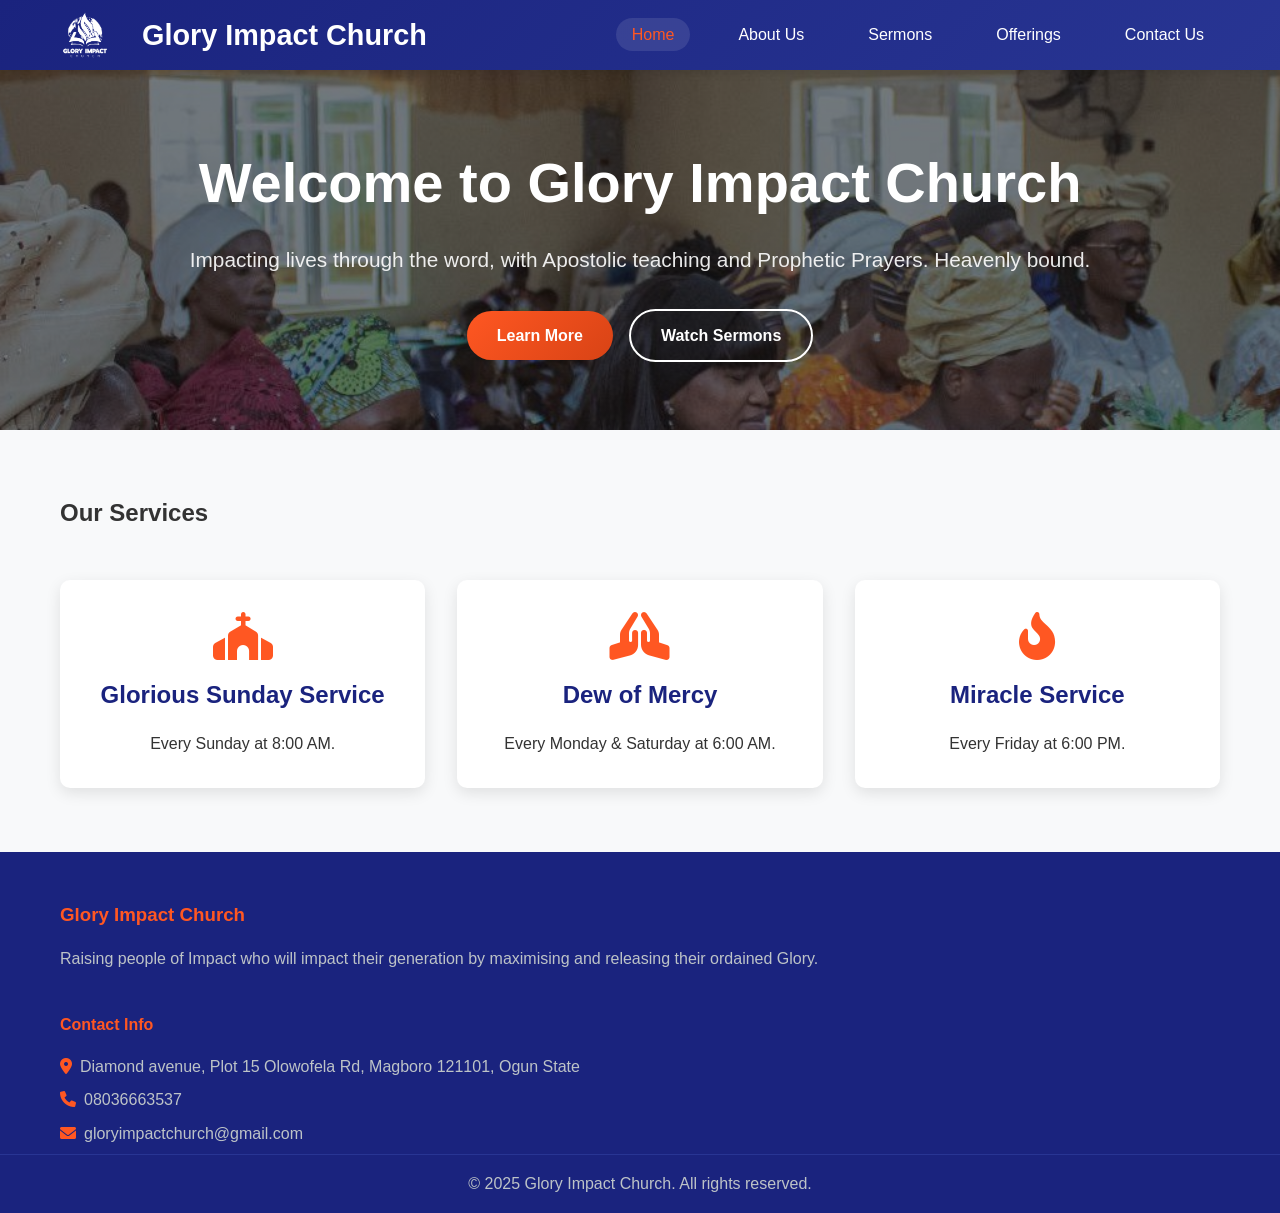
<file: index.html>
<!DOCTYPE html>
<html lang="en">
<head>
    <meta charset="UTF-8">
    <meta name="viewport" content="width=device-width, initial-scale=1.0">
    <title>Glory Impact Church</title>
    <link rel="stylesheet" href="styles.css">
    <link href="https://cdnjs.cloudflare.com/ajax/libs/font-awesome/6.0.0/css/all.min.css" rel="stylesheet">
    <link rel="icon" type="image/png" href="Glory Impact-01.png">
</head>
<body>
    <header>
        <nav class="navbar">
            <div class="nav-container">
                <div class="logo">
                    <img src="Glory Impact-01.png" alt="Glory Impact Church Logo" class="logo-img">
                    <h2>Glory Impact Church</h2>
                </div>
                <ul class="nav-menu">
                    <li class="nav-item">
                        <a href="index.html" class="nav-link active">Home</a>
                    </li>
                    <li class="nav-item">
                        <a href="about.html" class="nav-link">About Us</a>
                    </li>
                    <li class="nav-item">
                        <a href="sermons.html" class="nav-link">Sermons</a>
                    </li>
                    <li class="nav-item">
                        <a href="offerings.html" class="nav-link">Offerings</a>
                    </li>
                    <li class="nav-item">
                        <a href="contact.html" class="nav-link">Contact Us</a>
                    </li>
                </ul>
                <div class="hamburger">
                    <span class="bar"></span>
                    <span class="bar"></span>
                    <span class="bar"></span>
                </div>
            </div>
        </nav>
    </header>

    <main>
        <!-- Hero Section -->
        <section class="hero">
            <div class="hero-content">
                <h1>Welcome to Glory Impact Church</h1>
                <p>Impacting lives through the word, with Apostolic teaching and Prophetic Prayers. Heavenly bound.</p>
                <div class="hero-buttons">
                    <a href="about.html" class="btn btn-primary">Learn More</a>
                    <a href="sermons.html" class="btn btn-secondary">Watch Sermons</a>
                </div>
            </div>
        </section>

        <!-- Services Section -->
        <section class="services">
            <div class="container">
                <h2>Our Services</h2>
                <div class="services-grid">
                    <div class="service-card">
                        <i class="fas fa-church"></i>
                        <h3>Glorious Sunday Service</h3>
                        <p>Every Sunday at 8:00 AM.</p>
                    </div>
                    <div class="service-card">
                        <i class="fas fa-hands-praying"></i>
                        <h3>Dew of Mercy</h3>
                        <p>Every Monday & Saturday at 6:00 AM.</p>
                    </div>
                    <div class="service-card">
                        <i class="fa-solid fa-fire-flame-curved"></i>
                        <h3>Miracle Service</h3>
                        <p>Every Friday at 6:00 PM.</p>
                    </div>
                </div>
            </div>
        </section>

        <!-- Contact Section -->
    </main>

    <footer>
        <div class="container">
            <div class="footer-content">
                <div class="footer-section">
                    <h3>Glory Impact Church</h3>
                    <p>Raising people of Impact who will impact their generation by maximising and releasing their ordained Glory.</p>
                </div>
                </div>

                <div class="footer-section">
                    <h4> </h4>
                    <ul>
                        <li> </li>
                        <li> </li>
                        <li> </li>
                        <li> </li>
                    </ul>
                </div>

                <div class="footer-section">
                    <h4>Contact Info</h4>
                    <p><i class="fas fa-map-marker-alt"></i>Diamond avenue, Plot 15 Olowofela Rd, Magboro 121101, Ogun State</p>
                    <p><i class="fas fa-phone"></i>08036663537</p>
                    <p><i class="fas fa-envelope"></i>gloryimpactchurch@gmail.com</p>
                </div>
            </div>
            <div class="footer-bottom">
                <p>&copy; 2025 Glory Impact Church. All rights reserved.</p>
            </div>
        </div>
    </footer>

    <script src="script.js"></script>
</body>
</html>
</file>
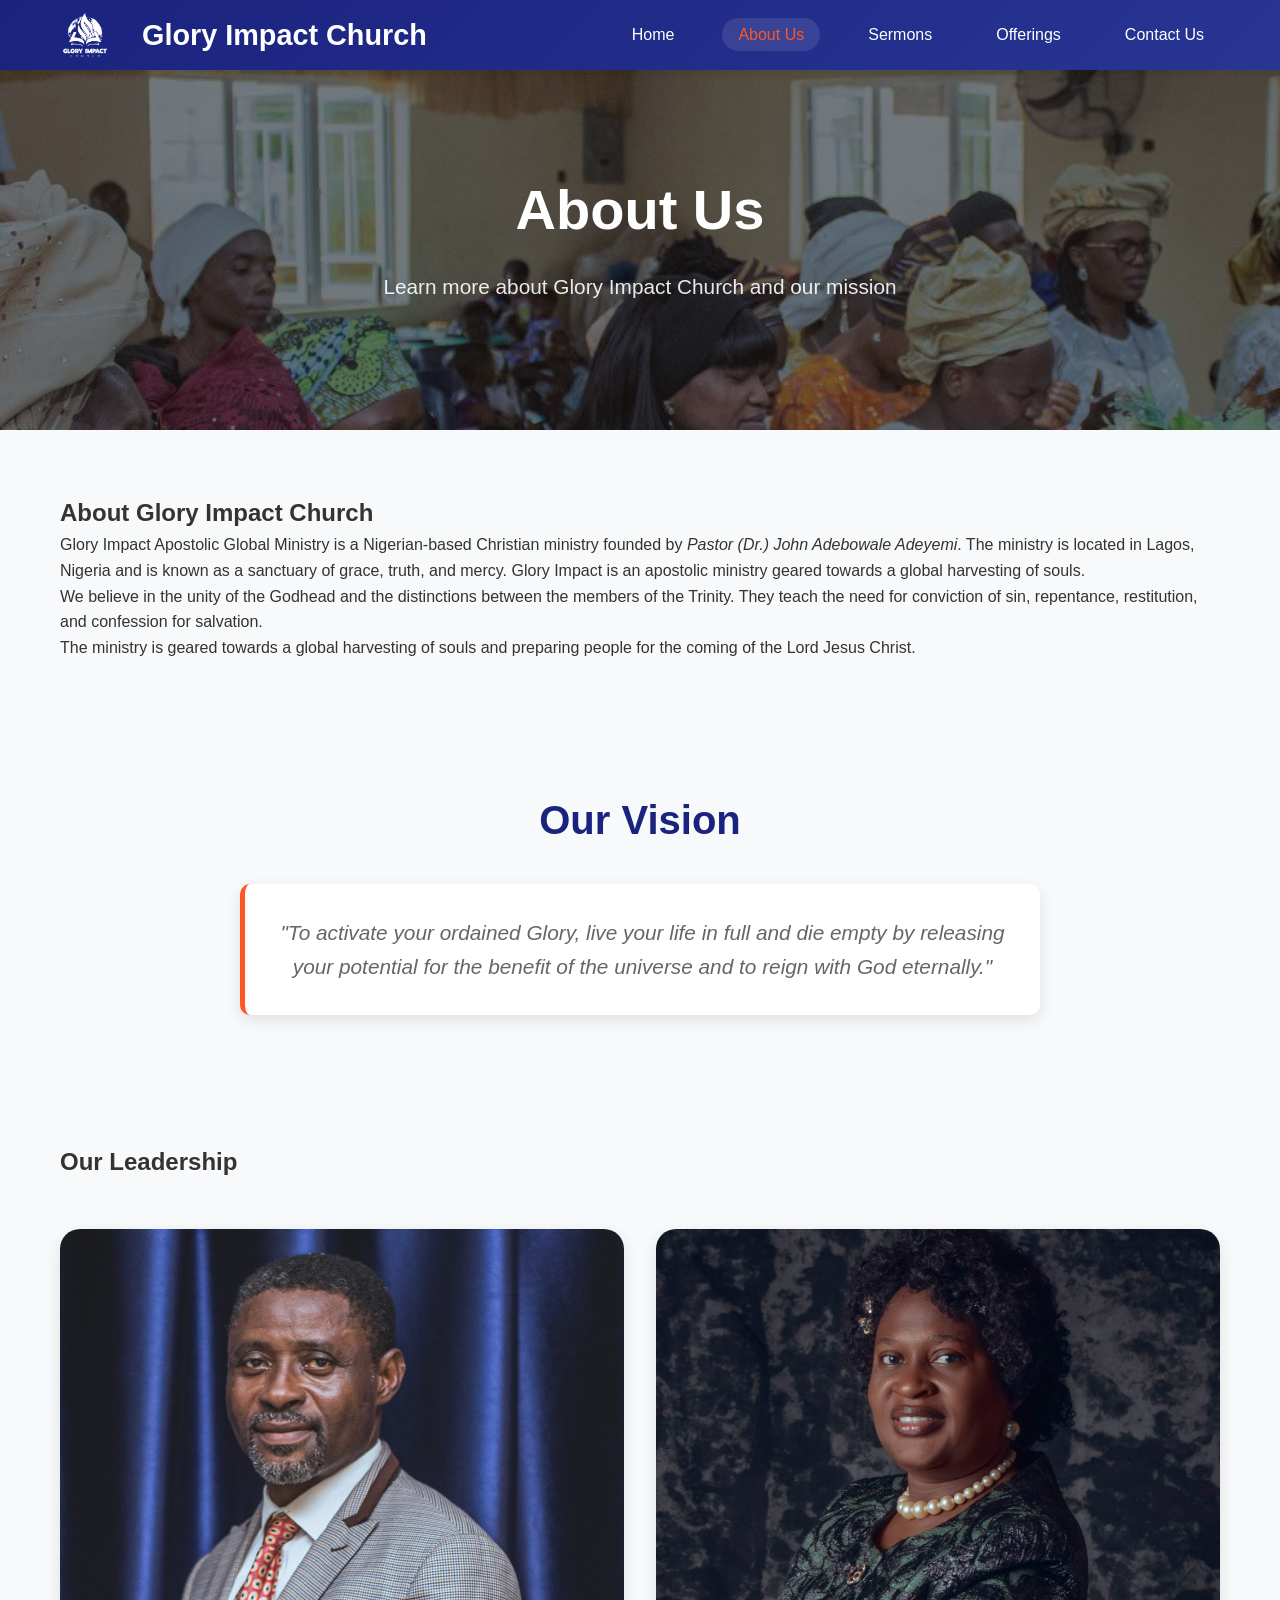
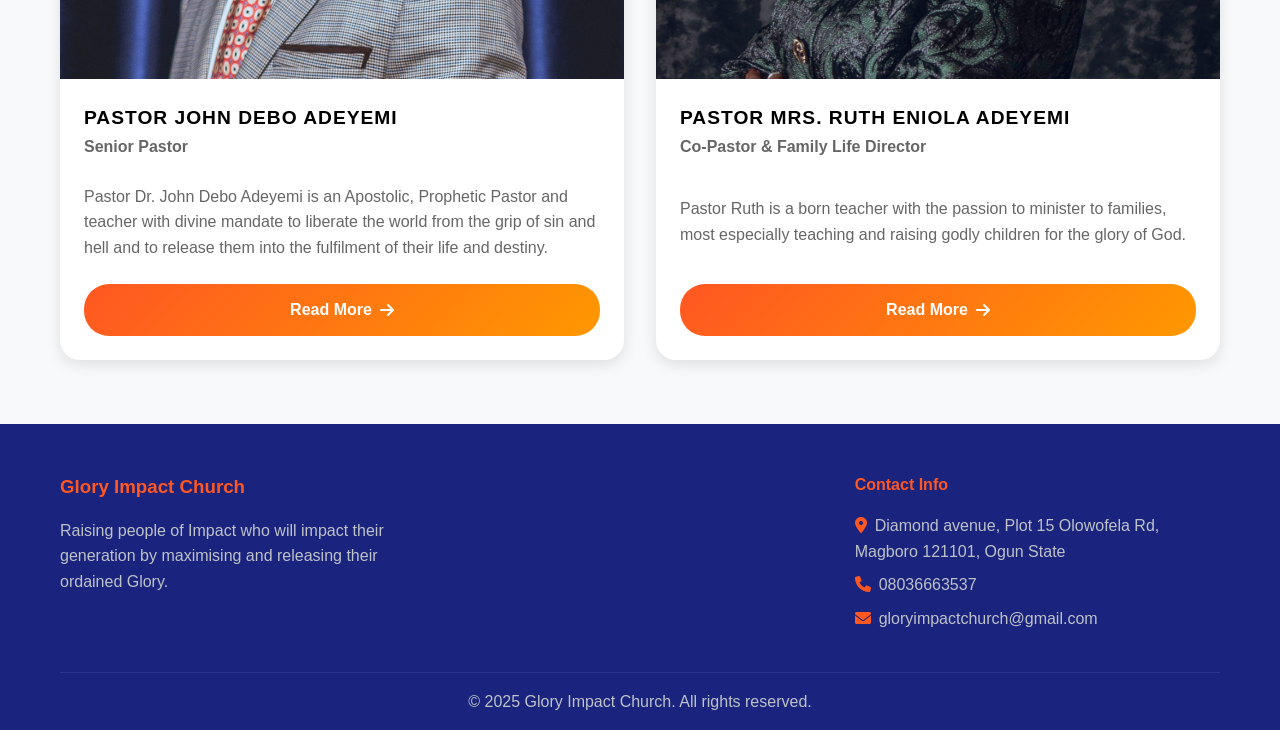
<file: about.html>
<!DOCTYPE html>
<html lang="en">
<head>
    <meta charset="UTF-8">
    <meta name="viewport" content="width=device-width, initial-scale=1.0">
    <title>About Us - Glory Impact Church</title>
    <link rel="stylesheet" href="styles.css">
    <link href="https://cdnjs.cloudflare.com/ajax/libs/font-awesome/6.0.0/css/all.min.css" rel="stylesheet">
</head>
<body>
    <header>
        <nav class="navbar">
            <div class="nav-container">
                <div class="logo">
                    <img src="Glory Impact-01.png" alt="Glory Impact Church Logo" class="logo-img">
                    <h2>Glory Impact Church</h2>
                </div>
                <ul class="nav-menu">
                    <li class="nav-item">
                        <a href="index.html" class="nav-link">Home</a>
                    </li>
                    <li class="nav-item">
                        <a href="about.html" class="nav-link active">About Us</a>
                    </li>
                    <li class="nav-item">
                        <a href="sermons.html" class="nav-link">Sermons</a>
                    </li>
                    <li class="nav-item">
                        <a href="offerings.html" class="nav-link">Offerings</a>
                    </li>
                    <li class="nav-item">
                        <a href="contact.html" class="nav-link">Contact Us</a>
                    </li>
                </ul>
                <div class="hamburger">
                    <span class="bar"></span>
                    <span class="bar"></span>
                    <span class="bar"></span>
                </div>
            </div>
        </nav>
    </header>

    <main>
        <!-- Hero Section -->
        <section class="hero">
            <div class="hero-content">
                <h1>About Us</h1>
                <p>Learn more about Glory Impact Church and our mission</p>
            </div>
        </section>

        <!-- About Glory Impact Church -->
        <section class="about-church">
            <div class="container">
                <h2>About Glory Impact Church</h2>
                <p>Glory Impact Apostolic Global Ministry is a Nigerian-based Christian ministry founded by <em>Pastor (Dr.) John Adebowale Adeyemi</em>. The ministry is located in Lagos, Nigeria and is known as a sanctuary of grace, truth, and mercy. Glory Impact is an apostolic ministry geared towards a global harvesting of souls.</p>
                
                <p>We believe in the unity of the Godhead and the distinctions between the members of the Trinity. They teach the need for conviction of sin, repentance, restitution, and confession for salvation.</p>
                
                <p>The ministry is geared towards a global harvesting of souls and preparing people for the coming of the Lord Jesus Christ.</p>
            </div>
        </section>

        <!-- Our Mission -->
        <section class="mission">
            <div class="container">
                <h2>Our Vision  </h2>
                <p class="mission-statement">"To activate your ordained Glory, live your life in full and die empty by releasing your potential for the benefit of the
                universe and to reign with God eternally."</p>
            </div>
        </section>

        <!-- Leadership -->
        <section class="leadership">
            <div class="container">
                <h2>Our Leadership</h2>
                <div class="leadership-grid">
                    <a href="leadership/pastor-john.html" class="leader-card-link">
                        <div class="leader-card">
                            <div class="leader-image">
                                <img src="leadership/dad.png" alt="Pastor John Debo Adeyemi" class="leader-photo">
                            </div>
                            <h3>Pastor John Debo Adeyemi</h3>
                            <p class="leader-title">Senior Pastor</p>
                            <p>Pastor Dr. John Debo Adeyemi is an Apostolic, Prophetic Pastor and teacher with divine mandate to liberate the world
                            from the grip of sin and hell and to release them into the fulfilment of their life and destiny.</p>
                            <div class="read-more">Read More <i class="fas fa-arrow-right"></i></div>
                        </div>
                    </a>
                    <a href="leadership/pastor-ruth.html" class="leader-card-link">
                        <div class="leader-card">
                            <div class="leader-image">
                                <img src="leadership/ruth.png" alt="Pastor Mrs. Ruth Eniola Adeyemi" class="leader-photo">
                            </div>
                            <h3>Pastor Mrs. Ruth Eniola Adeyemi</h3>
                            <p class="leader-title">Co-Pastor & Family Life Director</p>
                            <p>Pastor Ruth is a born teacher with the passion to minister to families, most especially teaching and raising godly children for the glory of God.</p>
                            <div class="read-more">Read More <i class="fas fa-arrow-right"></i></div>
                        </div>
                    </a>
                </div>
            </div>
        </section>


    </main>

    <footer>
        <div class="container">
            <div class="footer-content">
                <div class="footer-section">
                    <h3>Glory Impact Church</h3>
                    <p>Raising people of Impact who will impact their generation by maximising and releasing their ordained
                        Glory.</p>
                </div>
                <div class="footer-section">
                    <h4> </h4>
                    <ul>
                        <li> </li>
                        <li> </li>
                        <li> </li>
                        <li> </li>
                    </ul>
                </div>
                <div class="footer-section">
                    <h4>Contact Info</h4>
                    <p><i class="fas fa-map-marker-alt"></i>Diamond avenue, Plot 15 Olowofela Rd, Magboro 121101, Ogun State
                    </p>
                    <p><i class="fas fa-phone"></i>08036663537</p>
                    <p><i class="fas fa-envelope"></i>gloryimpactchurch@gmail.com</p>
                </div>
            </div>
            <div class="footer-bottom">
                <p>&copy; 2025 Glory Impact Church. All rights reserved.</p>
            </div>
        </div>
    </footer>

    <script src="script.js"></script>
</body>
</html>
</file>
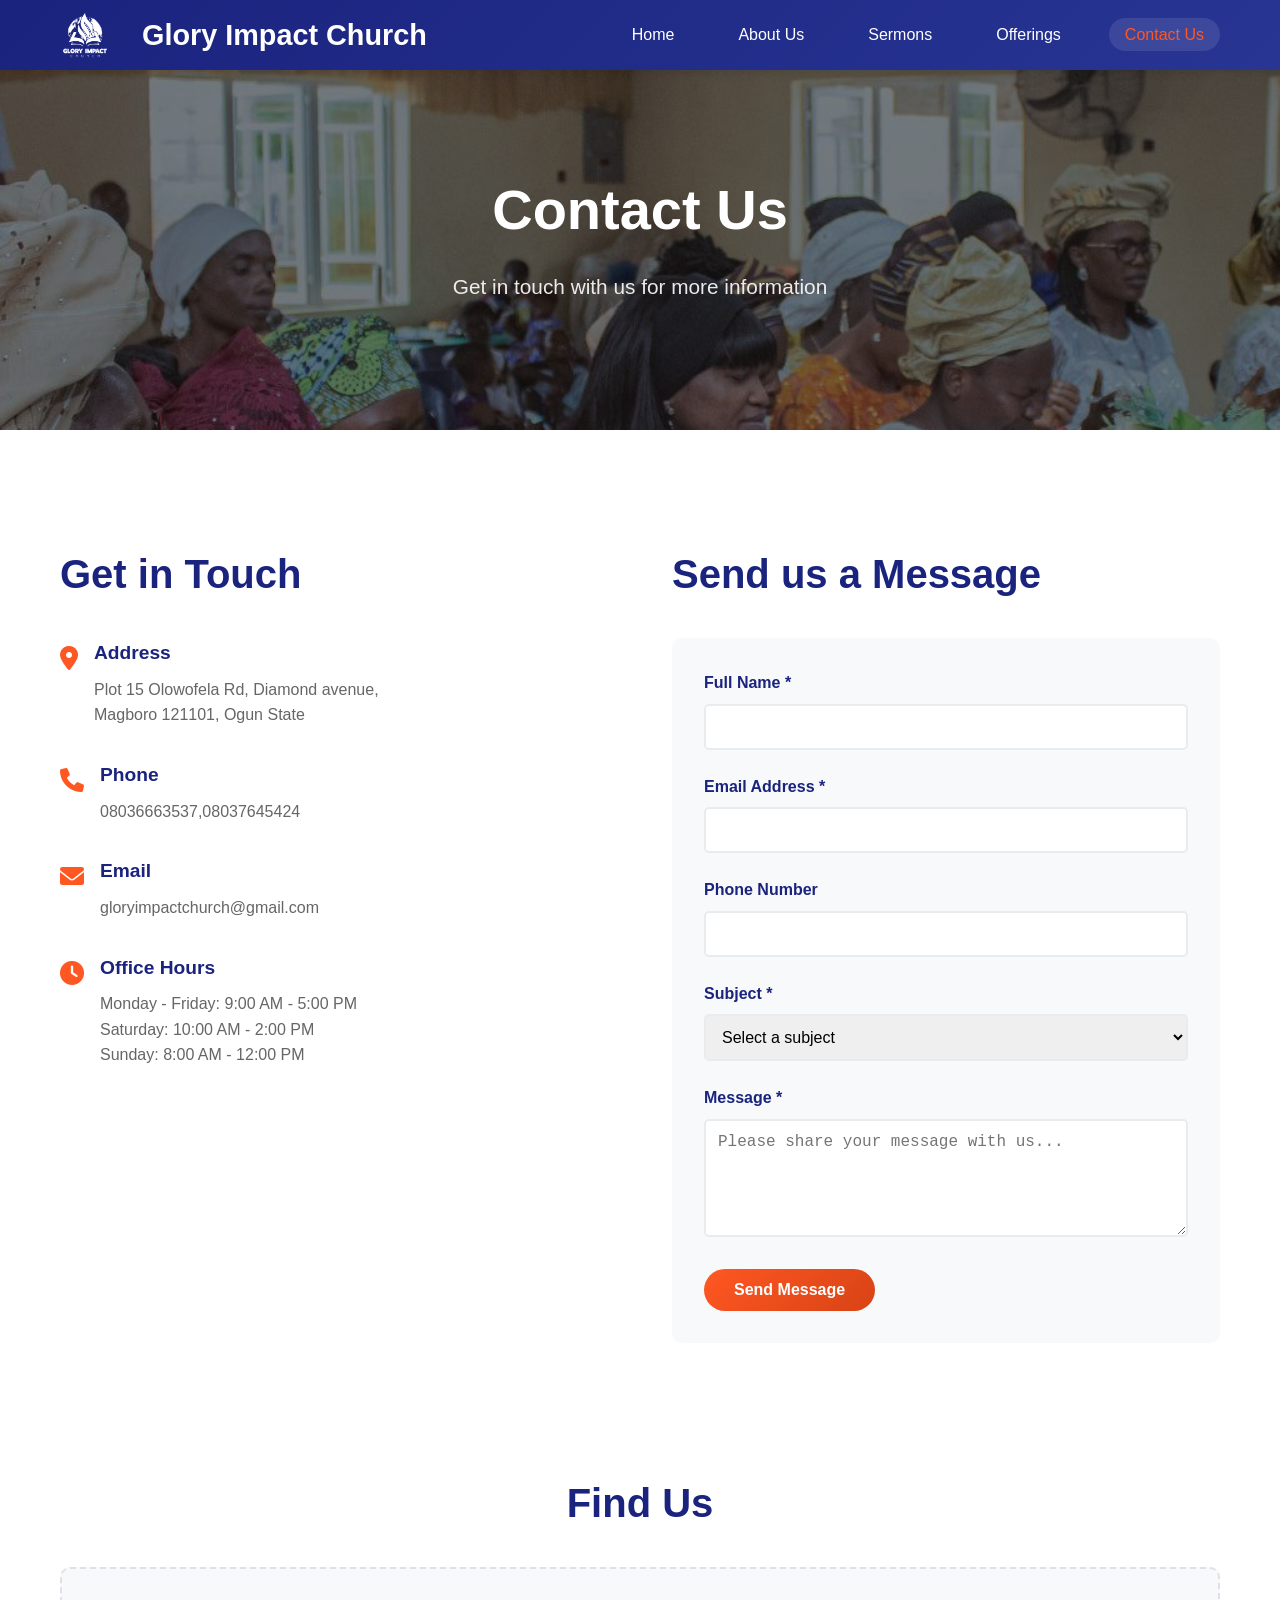
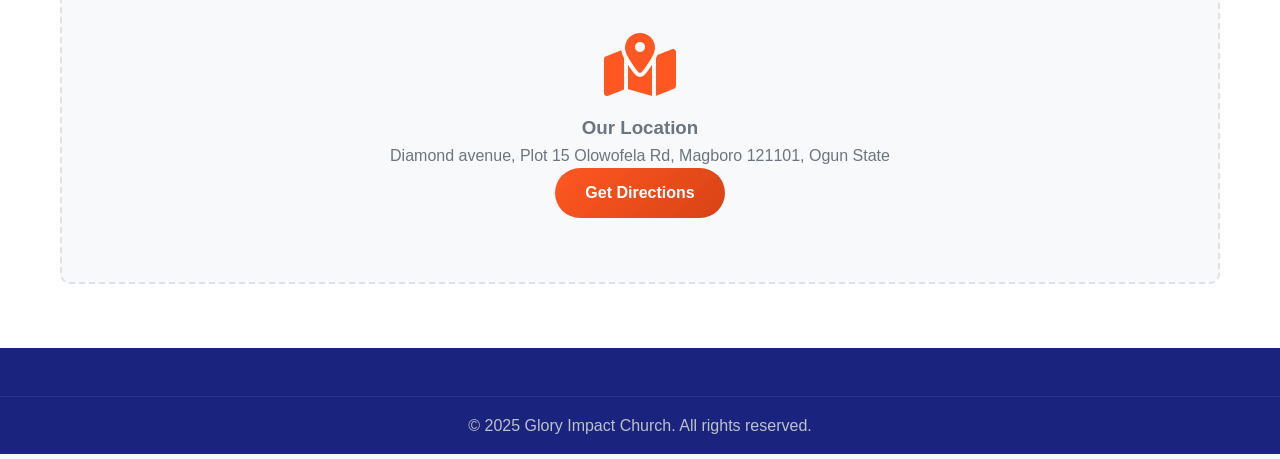
<file: contact.html>
<!DOCTYPE html>
<html lang="en">
<head>
    <meta charset="UTF-8">
    <meta name="viewport" content="width=device-width, initial-scale=1.0">
    <title>Contact Us - Glory Impact Church</title>
    <link rel="stylesheet" href="styles.css">
    <link href="https://cdnjs.cloudflare.com/ajax/libs/font-awesome/6.0.0/css/all.min.css" rel="stylesheet">
    <link rel="icon" type="image/png" href="Glory Impact-01.png">
</head>
<body>
    <header>
        <nav class="navbar">
            <div class="nav-container">
                <div class="logo">
                    <img src="Glory Impact-01.png" alt="Glory Impact Church Logo" class="logo-img">
                    <h2>Glory Impact Church</h2>
                </div>
                <ul class="nav-menu">
                    <li class="nav-item">
                        <a href="index.html" class="nav-link">Home</a>
                    </li>
                    <li class="nav-item">
                        <a href="about.html" class="nav-link">About Us</a>
                    </li>
                    <li class="nav-item">
                        <a href="sermons.html" class="nav-link">Sermons</a>
                    </li>
                    <li class="nav-item">
                        <a href="offerings.html" class="nav-link">Offerings</a>
                    </li>
                    <li class="nav-item">
                        <a href="contact.html" class="nav-link active">Contact Us</a>
                    </li>
                </ul>
                <div class="hamburger">
                    <span class="bar"></span>
                    <span class="bar"></span>
                    <span class="bar"></span>
                </div>
            </div>
        </nav>
    </header>

    <main>
        <!-- Hero Section -->
        <section class="hero">
            <div class="hero-content">
                <h1>Contact Us</h1>
                <p>Get in touch with us for more information</p>
            </div>
        </section>

        <!-- Contact Information -->
        <section class="contact-info">
            <div class="container">
                <div class="contact-grid">
                    <div class="contact-details">
                        <h2>Get in Touch</h2>
                        <div class="contact-item">
                            <i class="fas fa-map-marker-alt"></i>
                            <div>
                                <h3>Address</h3>
                                <p>Plot 15 Olowofela Rd, Diamond avenue,<br>Magboro 121101, Ogun State</p>
                            </div>
                        </div>
                        <div class="contact-item">
                            <i class="fas fa-phone"></i>
                            <div>
                                <h3>Phone</h3>
                                <p>08036663537,08037645424</p>
                            </div>
                        </div>
                        <div class="contact-item">
                            <i class="fas fa-envelope"></i>
                            <div>
                                <h3>Email</h3>
                                <p>gloryimpactchurch@gmail.com</p>
                            </div>
                        </div>
                        <div class="contact-item">
                            <i class="fas fa-clock"></i>
                            <div>
                                <h3>Office Hours</h3>
                                <p>Monday - Friday: 9:00 AM - 5:00 PM<br>
                                Saturday: 10:00 AM - 2:00 PM<br>
                                Sunday: 8:00 AM - 12:00 PM</p>
                            </div>
                        </div>
                    </div>

                    <div class="contact-form-container">
                        <h2>Send us a Message</h2>
                        <form class="contact-form" id="contactForm" action="https://formspree.io/f/meolbneq" method="POST">
                            <div class="form-group">
                                <label for="name">Full Name *</label>
                                <input type="text" id="name" name="name" required>
                            </div>
                            <div class="form-group">
                                <label for="email">Email Address *</label>
                                <input type="email" id="email" name="email" required>
                            </div>
                            <div class="form-group">
                                <label for="phone">Phone Number</label>
                                <input type="tel" id="phone" name="phone">
                            </div>
                            <div class="form-group">
                                <label for="subject">Subject *</label>
                                <select id="subject" name="subject" required>
                                    <option value="">Select a subject</option>
                                    <option value="general">General Inquiry</option>
                                    <option value="visit">Planning a Visit</option>
                                    <option value="prayer">Prayer Request</option>
                                    <option value="other">Other</option>
                                </select>
                            </div>
                            <div class="form-group">
                                <label for="message">Message *</label>
                                <textarea id="message" name="message" rows="5" required placeholder="Please share your message with us..."></textarea>
                            </div>
                            <button type="submit" class="btn btn-primary">Send Message</button>
                        </form>
                    </div>
                </div>
            </div>
        </section>

        <!-- Location Section -->
        <section class="map-section">
            <div class="container">
                <h2>Find Us</h2>
                <div class="map-container">
                    <div class="map-placeholder">
                        <i class="fas fa-map-marked-alt"></i>
                        <h3>Our Location</h3>
                        <p>Diamond avenue, Plot 15 Olowofela Rd, Magboro 121101, Ogun State</p>
                        <a href="https://www.google.com/maps/place/Glory+Impact+Church/@6.7208753,3.393244,14z/data=!4m10!1m2!2m1!1sDiamond+avenue+Plot+15+Olowofela+Rd+Magboro+121101+Ogun+State!3m6!1s0x103beb6a4016331b:0xcc8ad8a3e5e70f5f!8m2!3d6.7153478!4d3.4279364![base64]!16s%2Fg%2F11rr__bv63?entry=ttu&g_ep=EgoyMDI1MDkxNC4wIKXMDSoASAFQAw%3D%3D" target="_blank" class="btn btn-primary">Get Directions</a>
                    </div>
                </div>
            </div>
        </section>
    </main>

    <footer>
            <div class="footer-bottom">
                <p>&copy; 2025 Glory Impact Church. All rights reserved.</p>
            </div>
        </div>
    </footer>
    <script src="script.js"></script>
    
    <script>
        // Handle form submission with Formspree
        document.getElementById('contactForm').addEventListener('submit', function(event) {
            // Show loading state
            const submitBtn = document.querySelector('button[type="submit"]');
            const originalText = submitBtn.textContent;
            submitBtn.textContent = 'Sending...';
            submitBtn.disabled = true;
            
            // Remove existing messages
            const existingMessage = document.querySelector('.form-message');
            if (existingMessage) {
                existingMessage.remove();
            }
        });
        
        // Handle form response (success/error)
        window.addEventListener('load', function() {
            const urlParams = new URLSearchParams(window.location.search);
            if (urlParams.get('success') === 'true') {
                showMessage('Message sent successfully! We\'ll get back to you soon.', 'success');
            } else if (urlParams.get('success') === 'false') {
                showMessage('Sorry, there was an error sending your message. Please try again.', 'error');
            }
        });
        
        // Show success/error messages
        function showMessage(message, type) {
            // Remove existing messages
            const existingMessage = document.querySelector('.form-message');
            if (existingMessage) {
                existingMessage.remove();
            }
            
            // Create new message
            const messageDiv = document.createElement('div');
            messageDiv.className = `form-message ${type}`;
            messageDiv.innerHTML = `
                <i class="fas fa-${type === 'success' ? 'check-circle' : 'exclamation-circle'}"></i>
                <span>${message}</span>
            `;
            
            // Insert after form
            const form = document.getElementById('contactForm');
            form.parentNode.insertBefore(messageDiv, form.nextSibling);
            
            // Auto-remove after 5 seconds
            setTimeout(() => {
                if (messageDiv.parentNode) {
                    messageDiv.remove();
                }
            }, 5000);
        }
    </script>
    
    <style>
        .form-message {
            padding: 1rem;
            margin: 1rem 0;
            border-radius: 5px;
            display: flex;
            align-items: center;
            gap: 0.5rem;
            font-weight: 500;
        }
        
        .form-message.success {
            background: #d4edda;
            color: #155724;
            border: 1px solid #c3e6cb;
        }
        
        .form-message.error {
            background: #f8d7da;
            color: #721c24;
            border: 1px solid #f5c6cb;
        }
        
        .form-message i {
            font-size: 1.2rem;
        }
    </style>
</body>
</html>
</file>
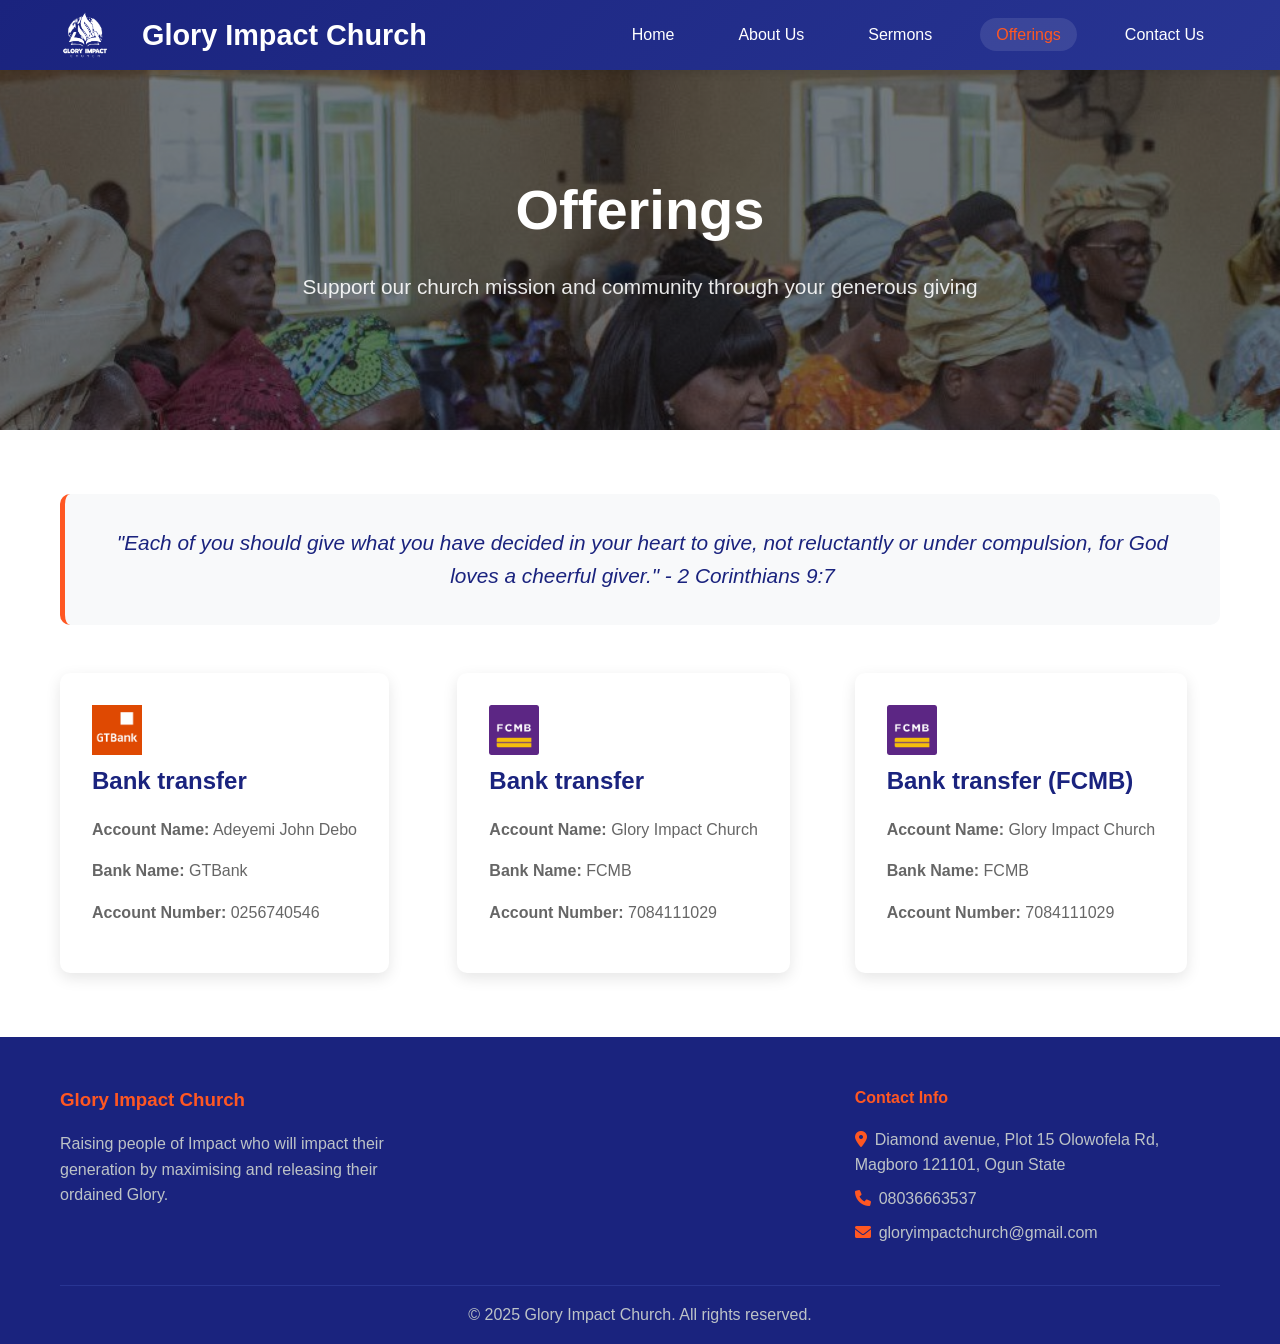
<file: offerings.html>
<!DOCTYPE html>
<html lang="en">
<head>
    <meta charset="UTF-8">
    <meta name="viewport" content="width=device-width, initial-scale=1.0">
    <title>Offerings - Glory Impact Church</title>
    <link rel="stylesheet" href="styles.css">
    <link href="https://cdnjs.cloudflare.com/ajax/libs/font-awesome/6.0.0/css/all.min.css" rel="stylesheet">
    <link rel="icon" type="image/png" href="Glory Impact-01.png">
</head>
<body>
    <header>
        <nav class="navbar">
            <div class="nav-container">
                <div class="logo">
                    <img src="Glory Impact-01.png" alt="Glory Impact Church Logo" class="logo-img">
                    <h2>Glory Impact Church</h2>
                </div>
                <ul class="nav-menu">
                    <li class="nav-item">
                        <a href="index.html" class="nav-link">Home</a>
                    </li>
                    <li class="nav-item">
                        <a href="about.html" class="nav-link">About Us</a>
                    </li>
                    <li class="nav-item">
                        <a href="sermons.html" class="nav-link">Sermons</a>
                    </li>
                    <li class="nav-item">
                        <a href="offerings.html" class="nav-link active">Offerings</a>
                    </li>
                    <li class="nav-item">
                        <a href="contact.html" class="nav-link">Contact Us</a>
                    </li>
                </ul>
                <div class="hamburger">
                    <span class="bar"></span>
                    <span class="bar"></span>
                    <span class="bar"></span>
                </div>
            </div>
        </nav>
    </header>

    <main>
        <!-- Hero Section -->
        <section class="hero">
            <div class="hero-content">
                <h1>Offerings</h1>
                <p>Support our church mission and community through your generous giving</p>
            </div>
        </section>

        <!-- Giving Message -->
        <section class="giving-message">
            <div class="container">
                <p class="scripture">"Each of you should give what you have decided in your heart to give, not reluctantly or under compulsion, for God loves a cheerful giver." - 2 Corinthians 9:7</p>
                <div class="giving-methods">
                
                    <div class="giving-method">
                        <img src="gtbank.png" alt="" class="bank-logo">
                        <h3>Bank transfer</h3>
                        <div class="method-details">
                            <p><strong>Account Name:</strong> Adeyemi John Debo</p>
                            <p><strong>Bank Name:</strong> GTBank</p>
                            <p><strong>Account Number:</strong> 0256740546</p>
                        </div>
                    </div>
                
                    <div class="giving-method">
                        <img src="fcmb.png" alt="" class="bank-logo">
                        <h3>Bank transfer</h3>
                        <div class="method-details">
                            <p><strong>Account Name:</strong> Glory Impact Church</p>
                            <p><strong>Bank Name:</strong> FCMB</p>
                            <p><strong>Account Number:</strong> 7084111029</p>
                        </div>
                    </div>
                
                    <div class="giving-method">
                        <img src="fcmb.png" alt="" class="bank-logo">
                        <h3>Bank transfer (FCMB)</h3>
                        <div class="method-details">
                            <p><strong>Account Name:</strong> Glory Impact Church</p>
                            <p><strong>Bank Name:</strong> FCMB</p>
                            <p><strong>Account Number:</strong> 7084111029</p>
                        </div>
                    </div>
                </div>
            </div>
        </section>

    </main>

    <footer>
        <div class="container">
            <div class="footer-content">
                <div class="footer-section">
                    <h3>Glory Impact Church</h3>
                    <p>Raising people of Impact who will impact their generation by maximising and releasing their ordained
                        Glory.</p>
                </div>

                <div class="footer-section">
                    <h4> </h4>
                    <ul>
                        <li> </li>
                        <li> </li>
                        <li> </li>
                        <li> </li>
                    </ul>
                </div>
                
                <div class="footer-section">
                    <h4>Contact Info</h4>
                    <p><i class="fas fa-map-marker-alt"></i>Diamond avenue, Plot 15 Olowofela Rd, Magboro 121101, Ogun State
                    </p>
                    <p><i class="fas fa-phone"></i>08036663537</p>
                    <p><i class="fas fa-envelope"></i>gloryimpactchurch@gmail.com</p>
                </div>
            </div>
            <div class="footer-bottom">
                <p>&copy; 2025 Glory Impact Church. All rights reserved.</p>
            </div>
        </div>
    </footer>
    <script src="script.js"></script>
</body>
</html>
</file>
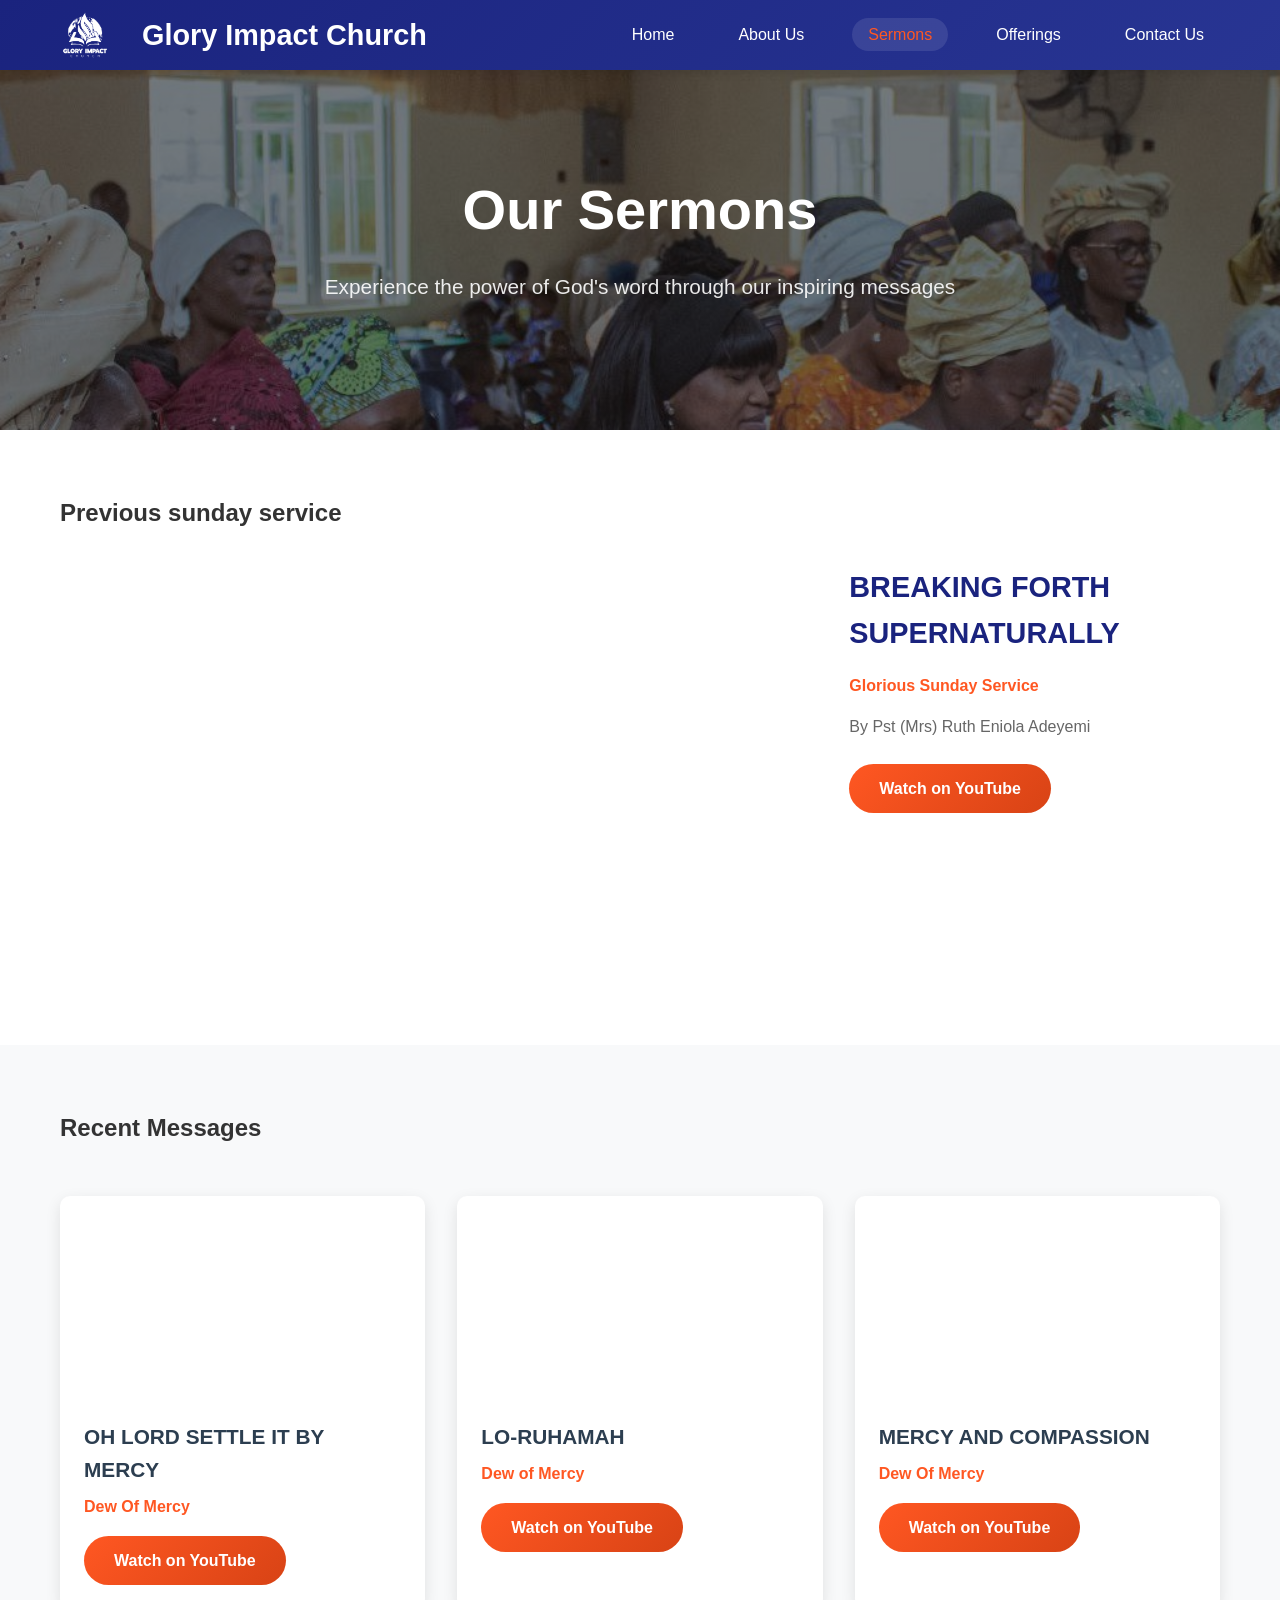
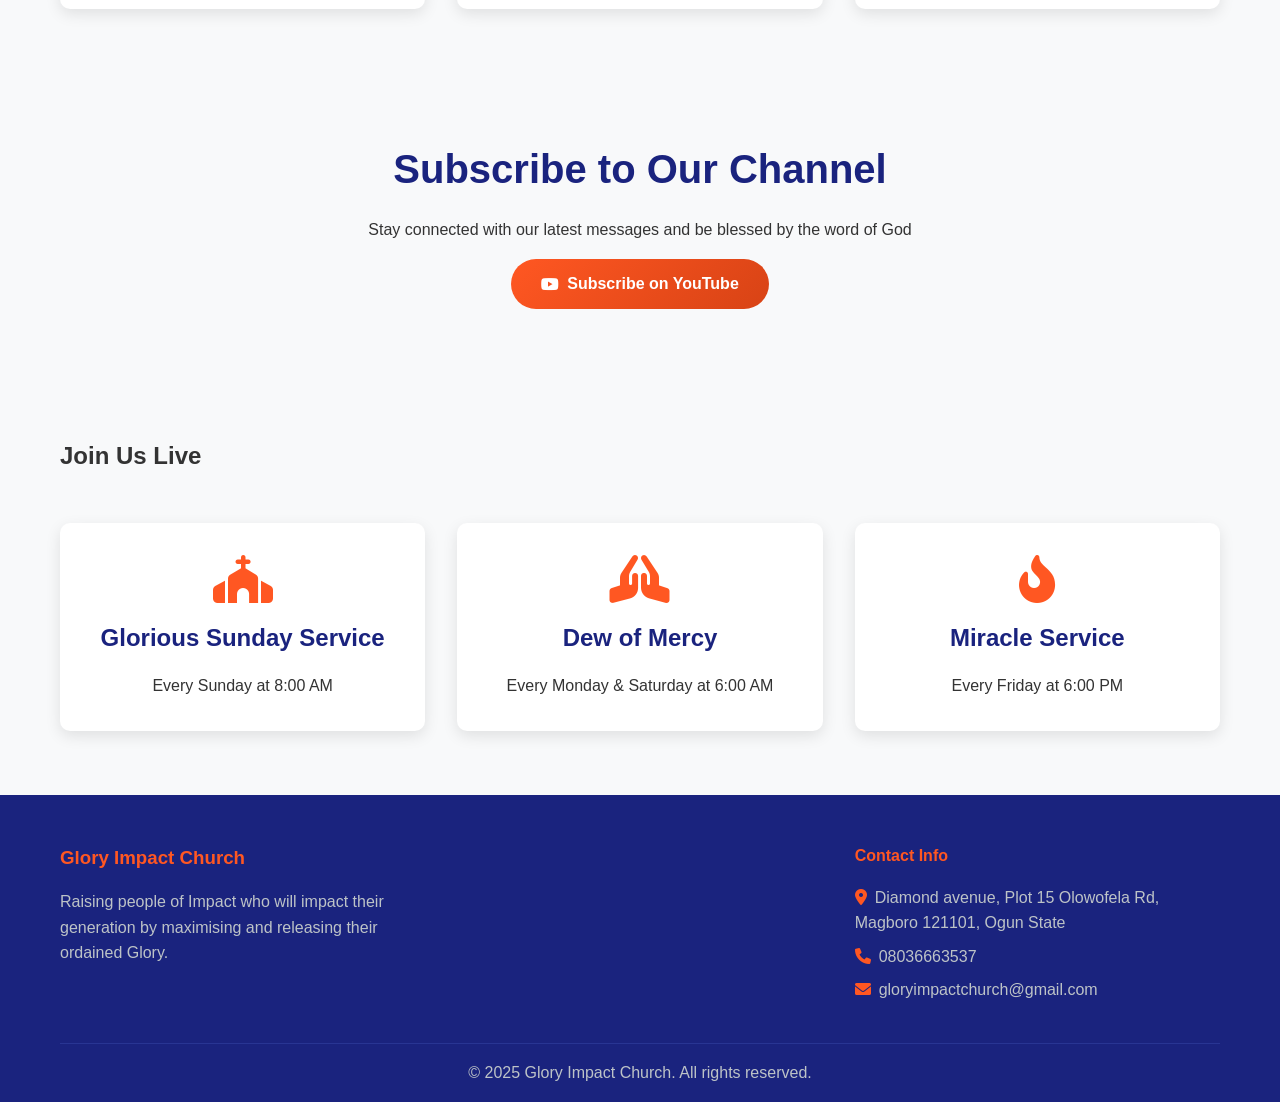
<file: sermons.html>
<!DOCTYPE html>
<html lang="en">
<head>
    <meta charset="UTF-8">
    <meta name="viewport" content="width=device-width, initial-scale=1.0">
    <title>Sermons - Glory Impact Church</title>
    <link rel="stylesheet" href="styles.css">
    <link href="https://cdnjs.cloudflare.com/ajax/libs/font-awesome/6.0.0/css/all.min.css" rel="stylesheet">
    <link rel="icon" type="image/png" href="Glory Impact-01.png">
</head>
<body>
    <header>
        <nav class="navbar">
            <div class="nav-container">
                <div class="logo">
                    <img src="Glory Impact-01.png" alt="Glory Impact Church Logo" class="logo-img">
                    <h2>Glory Impact Church</h2>
                </div>
                <ul class="nav-menu">
                    <li class="nav-item">
                        <a href="index.html" class="nav-link">Home</a>
                    </li>
                    <li class="nav-item">
                        <a href="about.html" class="nav-link">About Us</a>
                    </li>
                    <li class="nav-item">
                        <a href="sermons.html" class="nav-link active">Sermons</a>
                    </li>
                    <li class="nav-item">
                        <a href="offerings.html" class="nav-link">Offerings</a>
                    </li>
                    <li class="nav-item">
                        <a href="contact.html" class="nav-link">Contact Us</a>
                    </li>
                </ul>
                <div class="hamburger">
                    <span class="bar"></span>
                    <span class="bar"></span>
                    <span class="bar"></span>
                </div>
            </div>
        </nav>
    </header>

    <main>
        <!-- Hero Section -->
        <section class="hero">
            <div class="hero-content">
                <h1>Our Sermons</h1>
                <p>Experience the power of God's word through our inspiring messages</p>
            </div>
        </section>

        <!-- Featured Sermon -->
        <section class="featured-sermon">
            <div class="container">
                <h2>Previous sunday service</h2>
                <div class="featured-video">
                    <div class="video-container">
                        <iframe src="https://www.youtube.com/embed/QL8UuODzcSg" 
                                title="Featured Sermon" 
                                frameborder="0" 
                                allow="accelerometer; autoplay; clipboard-write; encrypted-media; gyroscope; picture-in-picture" 
                                allowfullscreen>
                        </iframe>
                    </div>
                    <div class="video-info">
                        <h3>BREAKING FORTH SUPERNATURALLY</h3>
                        <p class="sermon-date"> Glorious Sunday Service</p>
                        <p class="sermon-description">By Pst (Mrs) Ruth Eniola Adeyemi
                        </p>
                        <a href="https://www.youtube.com/watch?v=QL8UuODzcSg" target="_blank" class="btn btn-primary">Watch on YouTube</a>
                    </div>
                </div>
            </div>
        </section>

        <!-- Recent Sermons -->
        <section class="recent-sermons">
            <div class="container">
                <h2>Recent Messages</h2>
                <div class="sermons-grid">
                    <div class="sermon-card">
                        <div class="sermon-thumbnail">
                            <iframe src="https://www.youtube.com/embed/Fyvh7_3Q1EU" title="Recent Message 1" frameborder="0"
                                allow="accelerometer; autoplay; clipboard-write; encrypted-media; gyroscope; picture-in-picture"
                                allowfullscreen>
                            </iframe>
                        </div>
                        <div class="sermon-content">
                            <h3>OH LORD SETTLE IT BY MERCY</h3>
                            <p class="sermon-date">Dew Of Mercy</p>
                            <a href="https://www.youtube.com/watch?v=Fyvh7_3Q1EU" target="_blank" class="btn btn-primary">Watch on
                                YouTube</a>
                        </div>
                    </div>
                    <div class="sermon-card">
                        <div class="sermon-thumbnail">
                            <iframe src="https://www.youtube.com/embed/7Nj27Mp09Es" 
                                    title="Recent Message 2" 
                                    frameborder="0" 
                                    allow="accelerometer; autoplay; clipboard-write; encrypted-media; gyroscope; picture-in-picture" 
                                    allowfullscreen>
                            </iframe>
                        </div>
                        <div class="sermon-content">
                            <h3>LO-RUHAMAH</h3>
                            <p class="sermon-date">Dew of Mercy</p>
                            <a href="https://www.youtube.com/watch?v=VIDEO_ID_2" target="_blank" class="btn btn-primary">Watch on YouTube</a>
                        </div>
                    </div>

                    <div class="sermon-card">
                        <div class="sermon-thumbnail">
                            <iframe src="https://www.youtube.com/embed/Gptlv_EiTH8" 
                                    title="Recent Message 3" 
                                    frameborder="0" 
                                    allow="accelerometer; autoplay; clipboard-write; encrypted-media; gyroscope; picture-in-picture" 
                                    allowfullscreen>
                            </iframe>
                        </div>
                        <div class="sermon-content">
                            <h3>MERCY AND COMPASSION</h3>
                            <p class="sermon-date">Dew Of Mercy</p>
                            <a href="https://www.youtube.com/watch?v=Gptlv_EiTH8" target="_blank" class="btn btn-primary">Watch on YouTube</a>
                        </div>
                    </div>
                </div>
            </div>
        </section>

        <!-- YouTube Channel -->
        <section class="youtube-channel">
            <div class="container">
                <h2>Subscribe to Our Channel</h2>
                <p>Stay connected with our latest messages and be blessed by the word of God</p>
                <a href="https://www.youtube.com/channel/UCtqbH4o05tYm580pNw76uEQ" class="btn btn-primary" target="_blank">
                    <i class="fab fa-youtube"></i>
                    Subscribe on YouTube
                </a>
            </div>
        </section>

        <!-- Service Times -->
        <section class="service-times">
            <div class="container">
                <h2>Join Us Live</h2>
                <div class="services-grid">
                    <div class="service-card">
                        <i class="fas fa-church"></i>
                        <h3>Glorious Sunday Service</h3>
                        <p>Every Sunday at 8:00 AM</p>
                    </div>
                    <div class="service-card">
                        <i class="fas fa-hands-praying"></i>
                        <h3>Dew of Mercy</h3>
                        <p>Every Monday & Saturday at 6:00 AM</p>
                    </div>
                    <div class="service-card">
                        <i class="fa-solid fa-fire-flame-curved"></i>
                        <h3>Miracle Service</h3>
                        <p>Every Friday at 6:00 PM</p>
                    </div>
                </div>
            </div>
        </section>
    </main>

    <footer>
        <div class="container">
            <div class="footer-content">
                <div class="footer-section">
                    <h3>Glory Impact Church</h3>
                    <p>Raising people of Impact who will impact their generation by maximising and releasing their ordained Glory.</p>
                </div>

                <div class="footer-section">
                    <h4> </h4>
                    <ul>
                        <li> </li>
                        <li> </li>
                        <li> </li>
                        <li> </li>
                    </ul>
                </div>

                <div class="footer-section">
                    <h4>Contact Info</h4>
                    <p><i class="fas fa-map-marker-alt"></i>Diamond avenue, Plot 15 Olowofela Rd, Magboro 121101, Ogun State</p>
                    <p><i class="fas fa-phone"></i>08036663537</p>
                    <p><i class="fas fa-envelope"></i>gloryimpactchurch@gmail.com</p>
                </div>
            </div>
            <div class="footer-bottom">
                <p>&copy; 2025 Glory Impact Church. All rights reserved.</p>
            </div>
        </div>
    </footer>

    <script src="script.js"></script>
</body>
</html>
</file>
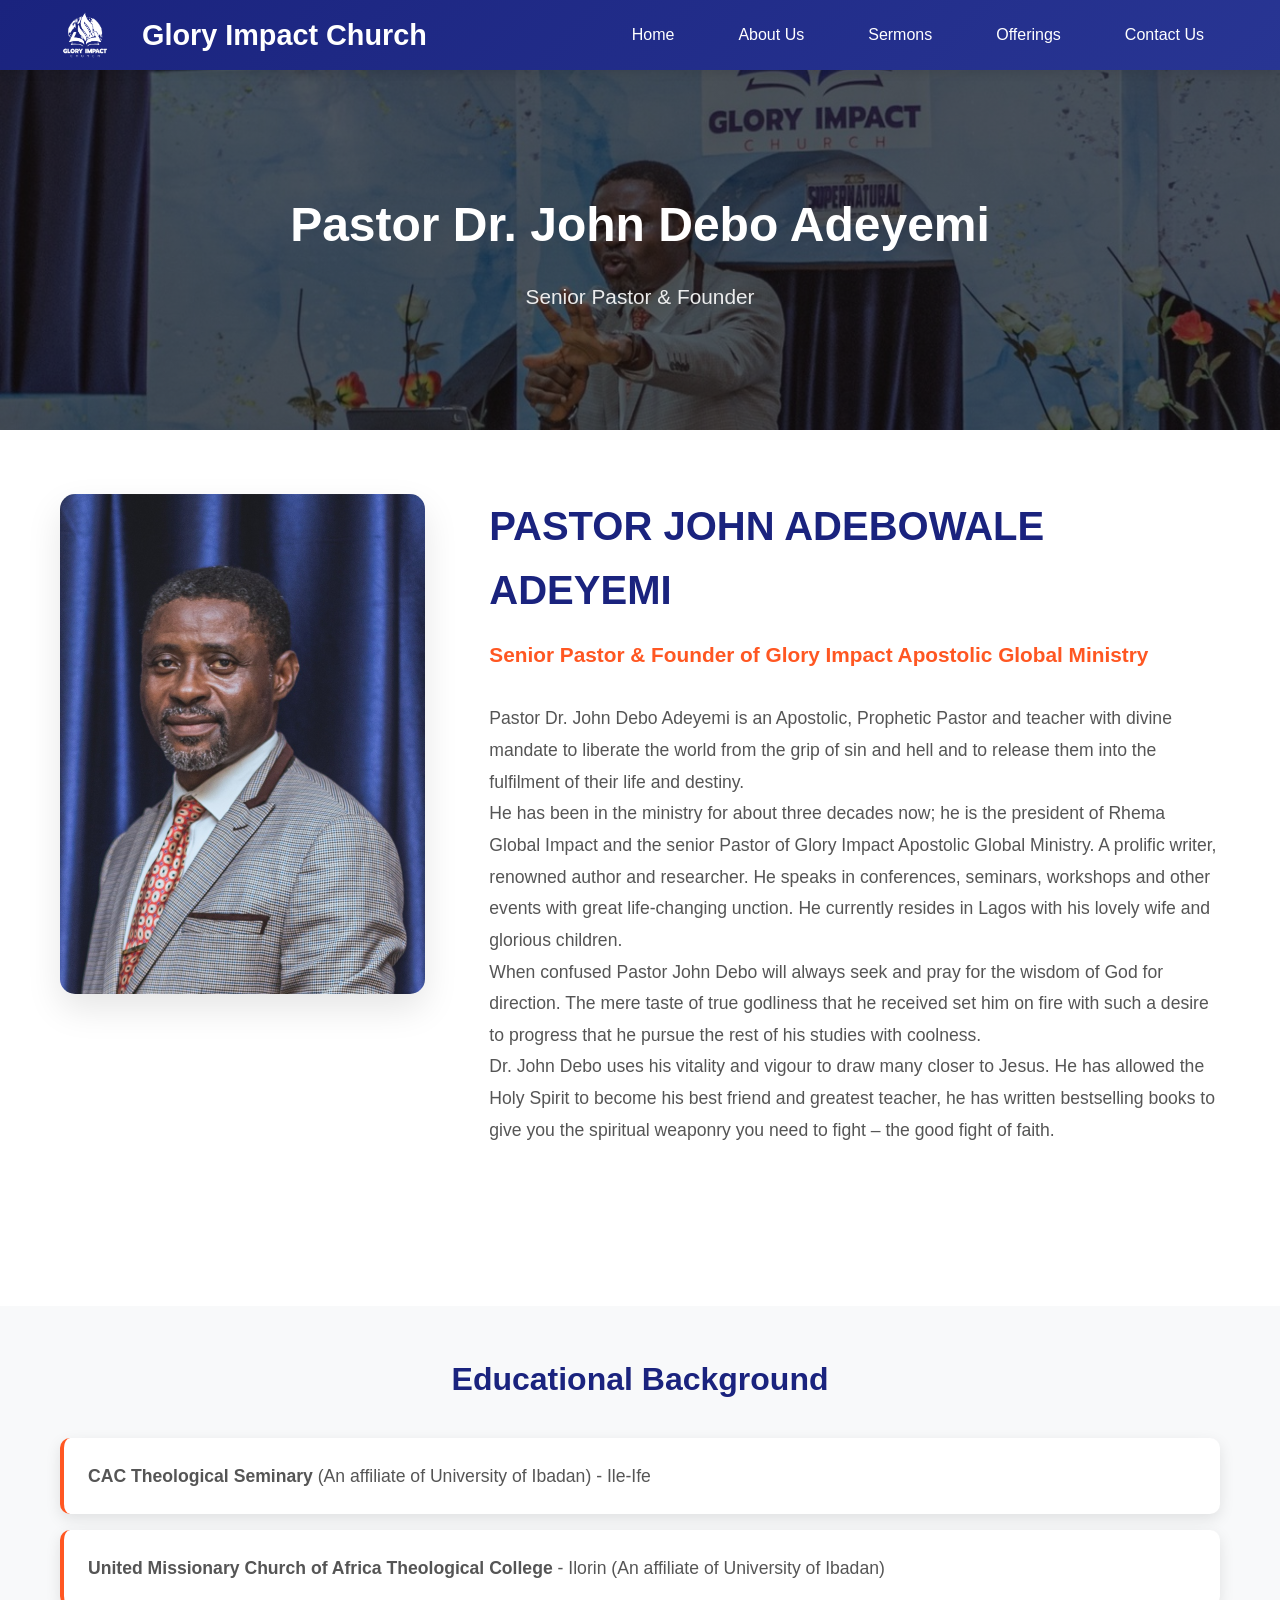
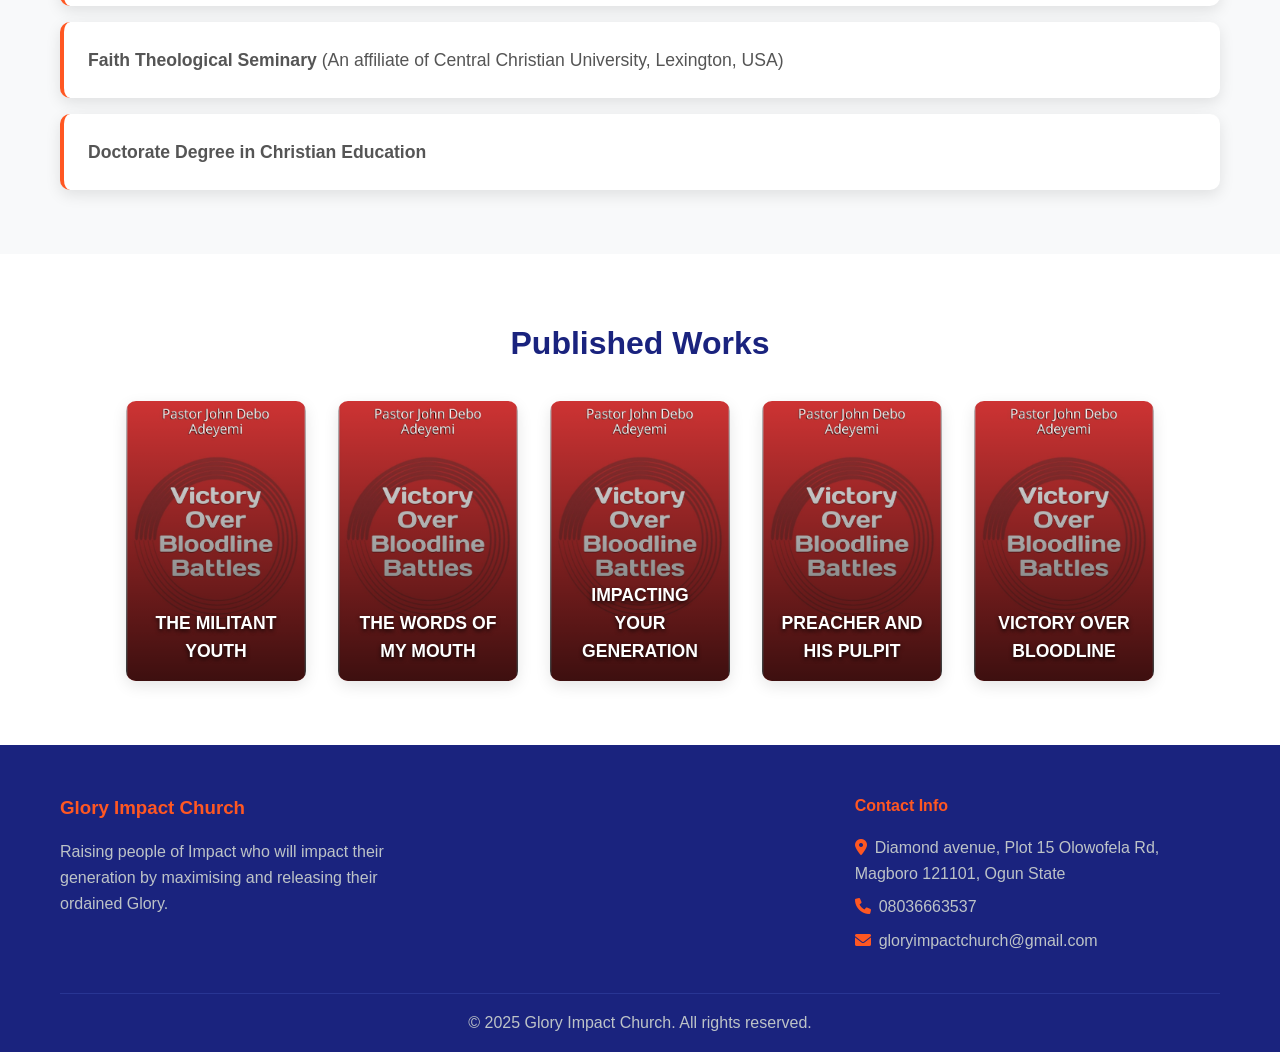
<file: leadership/pastor-john.html>
<!DOCTYPE html>
<html lang="en">
<head>
    <meta charset="UTF-8">
    <meta name="viewport" content="width=device-width, initial-scale=1.0">
    <title>Pastor Dr. John Debo Adeyemi - Glory Impact Church</title>
    <link rel="stylesheet" href="../styles.css">
    <link href="https://cdnjs.cloudflare.com/ajax/libs/font-awesome/6.0.0/css/all.min.css" rel="stylesheet">
    <link rel="icon" type="image/png" href="../Glory Impact-01.png">
    <style>
        /* Pastor Page Specific Styles */
        .pastor-hero {
            background: linear-gradient(rgba(0,0,0,0.6), rgba(0,0,0,0.6)), url(DADCAROUSEL3.jpg);
            background-size: cover;
            background-position: center;
            background-repeat: no-repeat;
            height: 40vh;
            display: flex;
            align-items: center;
            justify-content: center;
            text-align: center;
            color: white;
            margin-top: 70px;
        }

        .pastor-hero h1 {
            font-size: 3rem;
            margin-bottom: 1rem;
            font-weight: 700;
        }

        .pastor-hero p {
            font-size: 1.3rem;
            opacity: 0.9;
        }

        .pastor-content {
            background: white;
            padding: 4rem 0;
        }

        .pastor-profile {
            display: grid;
            grid-template-columns: 1fr 2fr;
            gap: 4rem;
            align-items: start;
            margin-bottom: 4rem;
        }

        .pastor-image {
            text-align: center;
        }

        .pastor-photo {
            width: 100%;
            max-width: 400px;
            height: 500px;
            object-fit: cover;
            border-radius: 15px;
            box-shadow: 0 15px 35px rgba(0,0,0,0.1);
            transition: transform 0.3s ease;
        }

        .pastor-photo:hover {
            transform: scale(1.02);
        }

        .pastor-info h2 {
            font-size: 2.5rem;
            margin-bottom: 1rem;
            color: #1a237e;
            font-weight: 700;
        }

        .pastor-title {
            color: #ff5722;
            font-size: 1.3rem;
            font-weight: 600;
            margin-bottom: 2rem;
        }

        .pastor-bio {
            font-size: 1.1rem;
            line-height: 1.8;
            color: #555;
            margin-bottom: 2rem;
        }

        .education-section {
            background: #f8f9fa;
            padding: 3rem 0;
        }

        .education-section h3 {
            font-size: 2rem;
            margin-bottom: 2rem;
            color: #1a237e;
            text-align: center;
        }

        .education-list {
            list-style: none;
            padding: 0;
        }

        .education-list li {
            background: white;
            padding: 1.5rem;
            margin-bottom: 1rem;
            border-radius: 10px;
            box-shadow: 0 5px 15px rgba(0,0,0,0.1);
            border-left: 4px solid #ff5722;
            font-size: 1.1rem;
            color: #555;
        }

        .books-section {
            background: white;
            padding: 4rem 0;
        }

        .books-section h3 {
            font-size: 2rem;
            margin-bottom: 2rem;
            color: #1a237e;
            text-align: center;
        }

        .books-grid {
            display: grid;
            grid-template-columns: repeat(auto-fit, 180px);
            gap: 2rem;
            margin-top: 2rem;
            justify-content: center;
        }

        .book-card {
            height: 280px;
            width: 180px;
            background: white;
            padding: 0;
            border-radius: 10px;
            text-align: center;
            box-shadow: 0 5px 15px rgba(0,0,0,0.1);
            transition: transform 0.3s ease;
            overflow: hidden;
            margin: 0 auto;
        }

        .book-card:hover {
            transform: translateY(-5px);
        }

        .book-image {
            width: 100%;
            height: 100%;
            background-size: cover;
            background-position: center;
            background-repeat: no-repeat;
            position: relative;
        }

        .book-image::after {
            content: '';
            position: absolute;
            top: 0;
            left: 0;
            width: 100%;
            height: 100%;
            background: linear-gradient(to bottom, transparent, rgba(0,0,0,0.7));
        }

        .book-title {
            position: absolute;
            bottom: 0;
            left: 0;
            right: 0;
            padding: 1rem;
            color: white;
            font-size: 1.1rem;
            font-weight: 600;
            z-index: 2;
            text-shadow: 0 2px 4px rgba(0,0,0,0.8);
        }



        /* Responsive Design */
        @media (max-width: 768px) {
            .pastor-hero h1 {
                font-size: 2rem;
            }

            .pastor-hero p {
                font-size: 1.1rem;
            }


            .pastor-profile {
                grid-template-columns: 1fr;
                gap: 2rem;
                text-align: center;
            }

            .pastor-photo {
                max-width: 300px;
                height: 400px;
            }

            .pastor-info h2 {
                font-size: 2rem;
            }

            .philosophy-content {
                padding: 2rem;
            }

            .philosophy-content p {
                font-size: 1.1rem;
            }

            .book-card {
                height: 240px;
                width: 150px;
            }

            .book-title {
                font-size: 0.9rem;
                padding: 0.8rem;
            }
        }

        @media (max-width: 480px) {
            .pastor-hero h1 {
                font-size: 1.8rem;
            }


            .pastor-photo {
                max-width: 250px;
                height: 350px;
            }

            .pastor-info h2 {
                font-size: 1.8rem;
            }

            .philosophy-content {
                padding: 1.5rem;
            }

            .books-grid {
                grid-template-columns: repeat(auto-fit, 120px);
                gap: 1rem;
            }

            .book-card {
                height: 200px;
                width: 120px;
            }

            .book-title {
                font-size: 0.8rem;
                padding: 0.6rem;
            }
        }
    </style>
</head>
<body>
    <header>
        <nav class="navbar">
            <div class="nav-container">
                <div class="logo">
                    <img src="../Glory Impact-01.png" alt="Glory Impact Church Logo" class="logo-img">
                    <h2>Glory Impact Church</h2>
                </div>
                <ul class="nav-menu">
                    <li class="nav-item">
                        <a href="../index.html" class="nav-link">Home</a>
                    </li>
                    <li class="nav-item">
                        <a href="../about.html" class="nav-link">About Us</a>
                    </li>
                    <li class="nav-item">
                        <a href="../sermons.html" class="nav-link">Sermons</a>
                    </li>
                    <li class="nav-item">
                        <a href="../offerings.html" class="nav-link">Offerings</a>
                    </li>
                    <li class="nav-item">
                        <a href="../contact.html" class="nav-link">Contact Us</a>
                    </li>
                </ul>
                <div class="hamburger">
                    <span class="bar"></span>
                    <span class="bar"></span>
                    <span class="bar"></span>
                </div>
            </div>
        </nav>
    </header>

    <main>
        <!-- Pastor Hero Section -->
        <section class="pastor-hero">
            <div class="container">
                <h1>Pastor Dr. John Debo Adeyemi</h1>
                <p>Senior Pastor & Founder</p>
            </div>
        </section>

        <!-- Pastor Content -->
        <section class="pastor-content">
            <div class="container">


                <div class="pastor-profile">
                    <div class="pastor-image">
                        <img src="dad.png" alt="Pastor Dr. John Debo Adeyemi" class="pastor-photo">
                    </div>
                    <div class="pastor-info">
                        <h2>PASTOR JOHN ADEBOWALE ADEYEMI</h2>
                        <p class="pastor-title">Senior Pastor & Founder of Glory Impact Apostolic Global Ministry</p>
                        
                        <div class="pastor-bio">
                            <p>Pastor Dr. John Debo Adeyemi is an Apostolic, Prophetic Pastor and teacher with divine mandate to liberate the world from the grip of sin and hell and to release them into the fulfilment of their life and destiny.</p>
                            
                            <p>He has been in the ministry for about three decades now; he is the president of Rhema Global Impact and the senior Pastor of Glory Impact Apostolic Global Ministry. A prolific writer, renowned author and researcher. He speaks in conferences, seminars, workshops and other events with great life-changing unction. He currently resides in Lagos with his lovely wife and glorious children.</p>
                            
                            <p>When confused Pastor John Debo will always seek and pray for the wisdom of God for direction. The mere taste of true godliness that he received set him on fire with such a desire to progress that he pursue the rest of his studies with coolness.</p>
                            
                            <p>Dr. John Debo uses his vitality and vigour to draw many closer to Jesus. He has allowed the Holy Spirit to become his best friend and greatest teacher, he has written bestselling books to give you the spiritual weaponry you need to fight – the good fight of faith.</p>
                        </div>
                    </div>
                </div>
            </div>
        </section>

        <!-- Education Section -->
        <section class="education-section">
            <div class="container">
                <h3>Educational Background</h3>
                <ul class="education-list">
                    <li><strong>CAC Theological Seminary</strong> (An affiliate of University of Ibadan) - Ile-Ife</li>
                    <li><strong>United Missionary Church of Africa Theological College</strong> - Ilorin (An affiliate of University of Ibadan)</li>
                    <li><strong>Faith Theological Seminary</strong> (An affiliate of Central Christian University, Lexington, USA)</li>
                    <li><strong>Doctorate Degree in Christian Education</strong></li>
                </ul>
            </div>
        </section>

        <!-- Books Section -->
        <section class="books-section">
            <div class="container">
                <h3>Published Works</h3>
                <div class="books-grid">
                    <div class="book-card">
                        <div class="book-image" style="background-image: url('book1.jpg');">
                            <div class="book-title">THE MILITANT YOUTH</div>
                        </div>
                    </div>
                    <div class="book-card">
                        <div class="book-image" style="background-image: url('book1.jpg');">
                            <div class="book-title">THE WORDS OF MY MOUTH</div>
                        </div>
                    </div>
                    <div class="book-card">
                        <div class="book-image" style="background-image: url('book1.jpg');">
                            <div class="book-title">IMPACTING YOUR GENERATION</div>
                        </div>
                    </div>
                
                    <div class="book-card">
                        <div class="book-image" style="background-image: url('book1.jpg');">
                            <div class="book-title">PREACHER AND HIS PULPIT</div>
                        </div>
                    </div>
                    <div class="book-card">
                        <div class="book-image" style="background-image: url(book1.jpg);">
                            <div class="book-title">VICTORY OVER BLOODLINE</div>
                        </div>
                    </div>
                </div>
            </div>
        </section>
    </main>

    <footer>
        <div class="container">
            <div class="footer-content">
                <div class="footer-section">
                    <h3>Glory Impact Church</h3>
                    <p>Raising people of Impact who will impact their generation by maximising and releasing their ordained Glory.</p>
                </div>

                <div class="footer-section">
                    <h4> </h4>
                    <ul>
                        <li> </li>
                        <li> </li>
                        <li> </li>
                        <li> </li>
                    </ul>
                </div>
                
                <div class="footer-section">
                    <h4>Contact Info</h4>
                    <p><i class="fas fa-map-marker-alt"></i>Diamond avenue, Plot 15 Olowofela Rd, Magboro 121101, Ogun State</p>
                    <p><i class="fas fa-phone"></i>08036663537</p>
                    <p><i class="fas fa-envelope"></i>gloryimpactchurch@gmail.com</p>
                </div>
            </div>
            <div class="footer-bottom">
                <p>&copy; 2025 Glory Impact Church. All rights reserved.</p>
            </div>
        </div>
    </footer>

    <script src="../script.js"></script>
</body>
</html>
</file>
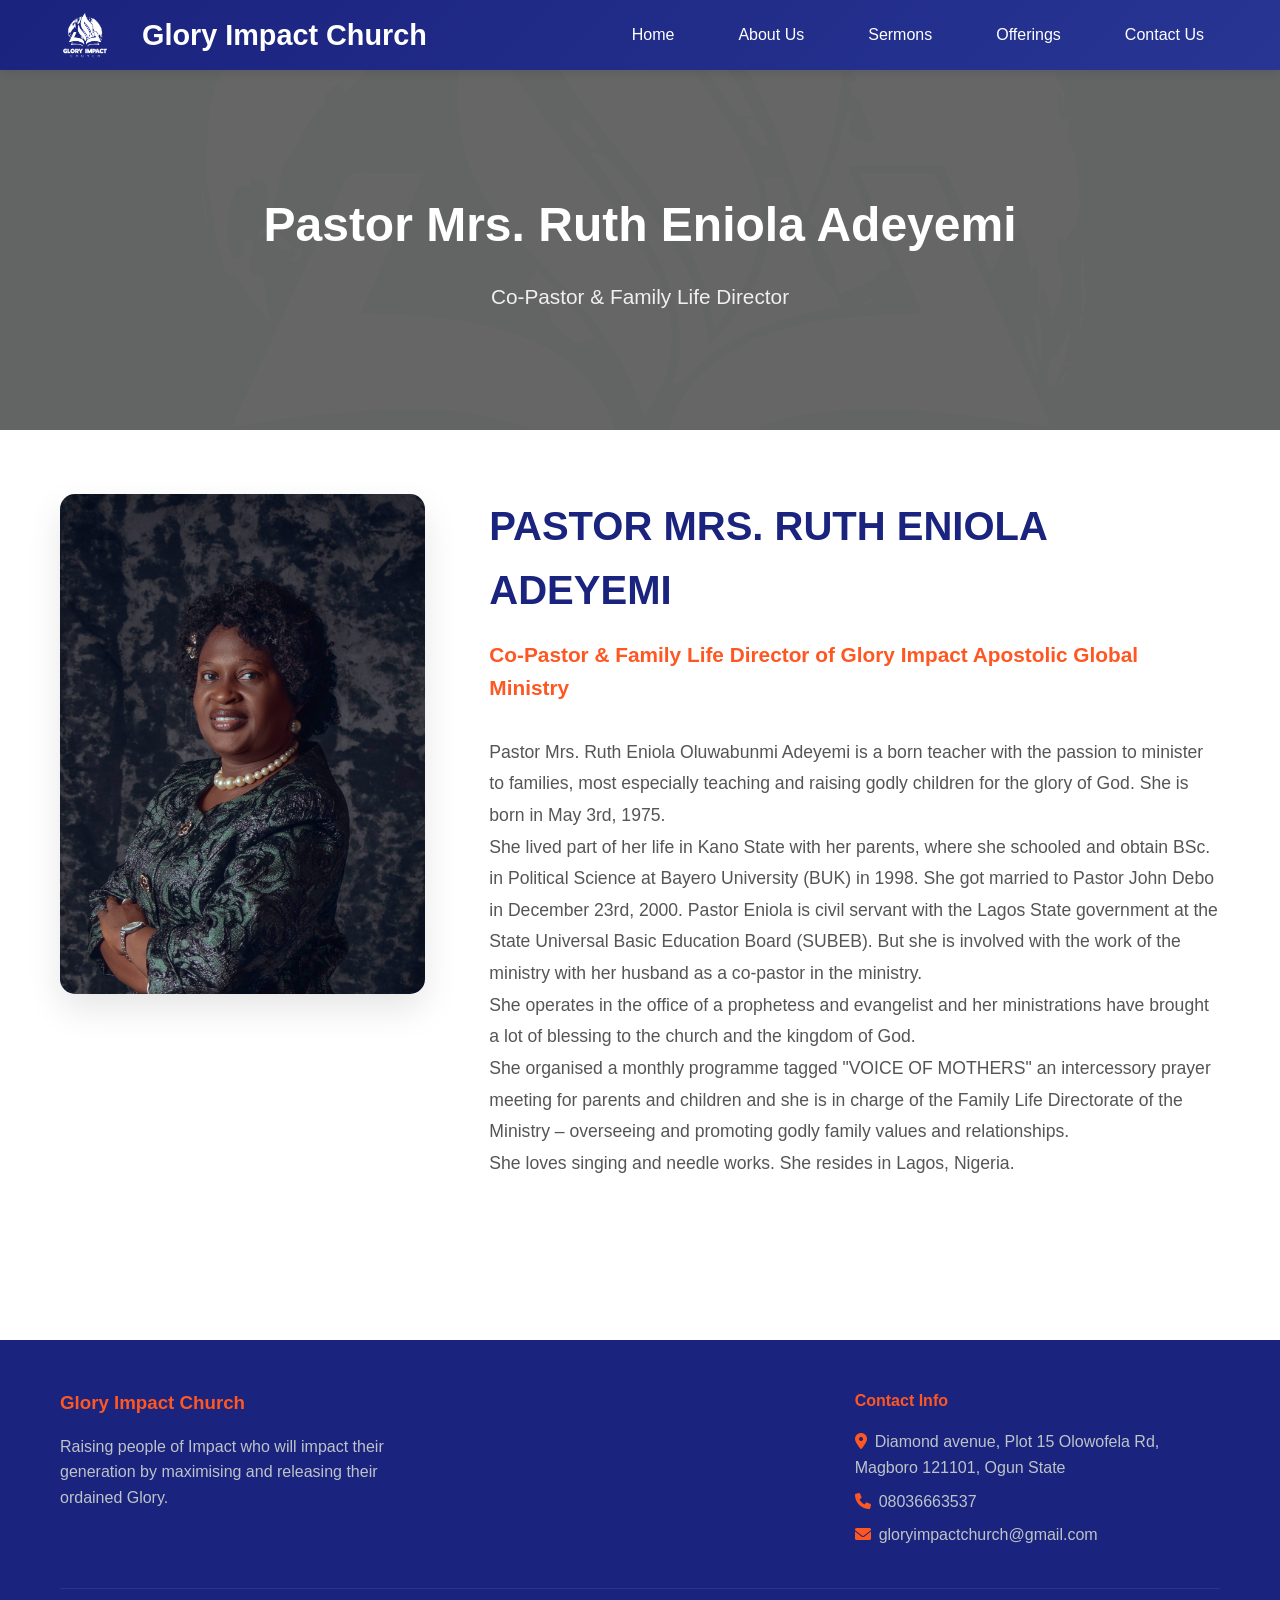
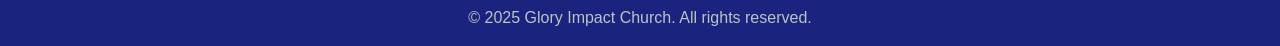
<file: leadership/pastor-ruth.html>
<!DOCTYPE html>
<html lang="en">
<head>
    <meta charset="UTF-8">
    <meta name="viewport" content="width=device-width, initial-scale=1.0">
    <title>Pastor Mrs. Ruth Eniola Adeyemi - Glory Impact Church</title>
    <link rel="stylesheet" href="../styles.css">
    <link href="https://cdnjs.cloudflare.com/ajax/libs/font-awesome/6.0.0/css/all.min.css" rel="stylesheet">
    <link rel="icon" type="image/png" href="../Glory Impact-01.png">
    <style>
        /* Pastor Page Specific Styles */
        .pastor-hero {
            background: linear-gradient(rgba(0,0,0,0.6), rgba(0,0,0,0.6)), url('../Glory Impact-01.png');
            background-size: cover;
            background-position: center;
            background-repeat: no-repeat;
            height: 40vh;
            display: flex;
            align-items: center;
            justify-content: center;
            text-align: center;
            color: white;
            margin-top: 70px;
        }

        .pastor-hero h1 {
            font-size: 3rem;
            margin-bottom: 1rem;
            font-weight: 700;
        }

        .pastor-hero p {
            font-size: 1.3rem;
            opacity: 0.9;
        }

        .pastor-content {
            background: white;
            padding: 4rem 0;
        }

        .pastor-profile {
            display: grid;
            grid-template-columns: 1fr 2fr;
            gap: 4rem;
            align-items: start;
            margin-bottom: 4rem;
        }

        .pastor-image {
            text-align: center;
        }

        .pastor-photo {
            width: 100%;
            max-width: 400px;
            height: 500px;
            object-fit: cover;
            border-radius: 15px;
            box-shadow: 0 15px 35px rgba(0,0,0,0.1);
            transition: transform 0.3s ease;
        }

        .pastor-photo:hover {
            transform: scale(1.02);
        }

        .pastor-info h2 {
            font-size: 2.5rem;
            margin-bottom: 1rem;
            color: #1a237e;
            font-weight: 700;
        }

        .pastor-title {
            color: #ff5722;
            font-size: 1.3rem;
            font-weight: 600;
            margin-bottom: 2rem;
        }

        .pastor-bio {
            font-size: 1.1rem;
            line-height: 1.8;
            color: #555;
            margin-bottom: 2rem;
        }

        .education-section {
            background: #f8f9fa;
            padding: 3rem 0;
        }

        .education-section h3 {
            font-size: 2rem;
            margin-bottom: 2rem;
            color: #1a237e;
            text-align: center;
        }

        .education-list {
            list-style: none;
            padding: 0;
        }

        .education-list li {
            background: white;
            padding: 1.5rem;
            margin-bottom: 1rem;
            border-radius: 10px;
            box-shadow: 0 5px 15px rgba(0,0,0,0.1);
            border-left: 4px solid #ff5722;
            font-size: 1.1rem;
            color: #555;
        }

        .ministry-section {
            background: white;
            padding: 4rem 0;
        }

        .ministry-section h3 {
            font-size: 2rem;
            margin-bottom: 2rem;
            color: #1a237e;
            text-align: center;
        }

        .ministry-grid {
            display: grid;
            grid-template-columns: repeat(auto-fit, minmax(300px, 1fr));
            gap: 2rem;
            margin-top: 2rem;
        }

        .ministry-card {
            background: #f8f9fa;
            padding: 2rem;
            border-radius: 10px;
            text-align: center;
            box-shadow: 0 5px 15px rgba(0,0,0,0.1);
            transition: transform 0.3s ease;
        }

        .ministry-card:hover {
            transform: translateY(-5px);
        }

        .ministry-card i {
            font-size: 3rem;
            color: #ff5722;
            margin-bottom: 1rem;
        }

        .ministry-card h4 {
            font-size: 1.2rem;
            color: #1a237e;
            font-weight: 600;
            margin-bottom: 1rem;
        }

        .ministry-card p {
            color: #666;
            line-height: 1.6;
        }

        .personal-section {
            background: #f8f9fa;
            padding: 4rem 0;
        }

        .personal-section h3 {
            font-size: 2rem;
            margin-bottom: 2rem;
            color: #1a237e;
            text-align: center;
        }

        .personal-content {
            background: white;
            padding: 3rem;
            border-radius: 15px;
            box-shadow: 0 10px 25px rgba(0,0,0,0.1);
            border-left: 5px solid #ff5722;
        }

        .personal-content p {
            font-size: 1.2rem;
            line-height: 1.8;
            color: #555;
            margin-bottom: 1.5rem;
        }

        .personal-content p:last-child {
            margin-bottom: 0;
        }

        .back-button {
            background: linear-gradient(135deg, #1a237e, #283593);
            color: white;
            padding: 12px 30px;
            text-decoration: none;
            border-radius: 30px;
            font-weight: 600;
            transition: all 0.3s ease;
            display: inline-flex;
            align-items: center;
            gap: 0.5rem;
            margin-bottom: 2rem;
        }

        .back-button:hover {
            background: linear-gradient(135deg, #283593, #3949ab);
            transform: translateY(-2px);
            box-shadow: 0 5px 15px rgba(26, 35, 126, 0.4);
        }

        .back-button i {
            transition: transform 0.3s ease;
        }

        .back-button:hover i {
            transform: translateX(-3px);
        }

        /* Responsive Design */
        @media (max-width: 768px) {
            .pastor-hero h1 {
                font-size: 2rem;
            }

            .pastor-hero p {
                font-size: 1.1rem;
            }

            .pastor-profile {
                grid-template-columns: 1fr;
                gap: 2rem;
                text-align: center;
            }

            .pastor-photo {
                max-width: 300px;
                height: 400px;
            }

            .pastor-info h2 {
                font-size: 2rem;
            }

            .personal-content {
                padding: 2rem;
            }

            .personal-content p {
                font-size: 1.1rem;
            }
        }

        @media (max-width: 480px) {
            .pastor-hero h1 {
                font-size: 1.8rem;
            }

            .pastor-photo {
                max-width: 250px;
                height: 350px;
            }

            .pastor-info h2 {
                font-size: 1.8rem;
            }

            .personal-content {
                padding: 1.5rem;
            }
        }
    </style>
</head>
<body>
    <header>
        <nav class="navbar">
            <div class="nav-container">
                <div class="logo">
                    <img src="../Glory Impact-01.png" alt="Glory Impact Church Logo" class="logo-img">
                    <h2>Glory Impact Church</h2>
                </div>
                <ul class="nav-menu">
                    <li class="nav-item">
                        <a href="../index.html" class="nav-link">Home</a>
                    </li>
                    <li class="nav-item">
                        <a href="../about.html" class="nav-link">About Us</a>
                    </li>
                    <li class="nav-item">
                        <a href="../sermons.html" class="nav-link">Sermons</a>
                    </li>
                    <li class="nav-item">
                        <a href="../offerings.html" class="nav-link">Offerings</a>
                    </li>
                    <li class="nav-item">
                        <a href="../contact.html" class="nav-link">Contact Us</a>
                    </li>
                </ul>
                <div class="hamburger">
                    <span class="bar"></span>
                    <span class="bar"></span>
                    <span class="bar"></span>
                </div>
            </div>
        </nav>
    </header>

    <main>
        <!-- Pastor Hero Section -->
        <section class="pastor-hero">
            <div class="container">
                <h1>Pastor Mrs. Ruth Eniola Adeyemi</h1>
                <p>Co-Pastor & Family Life Director</p>
            </div>
        </section>

        <!-- Pastor Content -->
        <section class="pastor-content">
            <div class="container">

                <div class="pastor-profile">
                    <div class="pastor-image">
                        <img src="ruth.png" alt="Pastor Mrs. Ruth Eniola Adeyemi" class="pastor-photo">
                    </div>
                    <div class="pastor-info">
                        <h2>PASTOR MRS. RUTH ENIOLA ADEYEMI</h2>
                        <p class="pastor-title">Co-Pastor & Family Life Director of Glory Impact Apostolic Global Ministry</p>
                        
                        <div class="pastor-bio">
                            <p>Pastor Mrs. Ruth Eniola Oluwabunmi Adeyemi is a born teacher with the passion to minister to families, most especially teaching and raising godly children for the glory of God. She is born in May 3rd, 1975.</p>
                            
                            <p>She lived part of her life in Kano State with her parents, where she schooled and obtain BSc. in Political Science at Bayero University (BUK) in 1998. She got married to Pastor John Debo in December 23rd, 2000. Pastor Eniola is civil servant with the Lagos State government at the State Universal Basic Education Board (SUBEB). But she is involved with the work of the ministry with her husband as a co-pastor in the ministry.</p>
                            
                            <p>She operates in the office of a prophetess and evangelist and her ministrations have brought a lot of blessing to the church and the kingdom of God.</p>
                            
                            <p>She organised a monthly programme tagged "VOICE OF MOTHERS" an intercessory prayer meeting for parents and children and she is in charge of the Family Life Directorate of the Ministry – overseeing and promoting godly family values and relationships.</p>
                            
                            <p>She loves singing and needle works. She resides in Lagos, Nigeria.</p>
                        </div>
                    </div>
                </div>
            </div>
        </section>


    </main>

    <footer>
        <div class="container">
            <div class="footer-content">
                <div class="footer-section">
                    <h3>Glory Impact Church</h3>
                    <p>Raising people of Impact who will impact their generation by maximising and releasing their ordained Glory.</p>
                </div>
                <div class="footer-section">
                    <h4>   </h4>
                    <ul>
                        <li> </li>
                        <li> </li>
                        <li> </li>
                        <li>   </li>
                    </ul>
                </div>
                <div class="footer-section">
                    <h4>Contact Info</h4>
                    <p><i class="fas fa-map-marker-alt"></i>Diamond avenue, Plot 15 Olowofela Rd, Magboro 121101, Ogun State</p>
                    <p><i class="fas fa-phone"></i>08036663537</p>
                    <p><i class="fas fa-envelope"></i>gloryimpactchurch@gmail.com</p>
                </div>
            </div>
            <div class="footer-bottom">
                <p>&copy; 2025 Glory Impact Church. All rights reserved.</p>
            </div>
        </div>
    </footer>

    <script src="../script.js"></script>
</body>
</html>
</file>
<file: styles.css>
/* Reset and Base Styles */
* {
    margin: 0;
    padding: 0;
    box-sizing: border-box;
}

body {
    font-family: 'Segoe UI', Tahoma, Geneva, Verdana, sans-serif;
    line-height: 1.6;
    color: #333;
    background-color: #f8f9fa;
}

.container {
    max-width: 1200px;
    margin: 0 auto;
    padding: 0 20px;
}

/* Header and Navigation */
.navbar {
    background: linear-gradient(135deg, #1a237e, #283593);
    box-shadow: 0 2px 10px rgba(0,0,0,0.1);
    position: fixed;
    top: 0;
    width: 100%;
    z-index: 1000;
}

.nav-container {
    max-width: 1200px;
    margin: 0 auto;
    padding: 0 20px;
    display: flex;
    justify-content: space-between;
    align-items: center;
    height: 70px;
}

.nav-container .logo-img {
    height: 50px;
    width: auto;
    margin-right: 1rem;
}

.nav-container .logo {
    display: flex;
    align-items: center;
    gap: 1rem;
}

.logo {
    display: flex;
    align-items: center;
    gap: 1rem;
}

.logo-img {
    height: 50px;
    width: auto;
    margin-right: 1rem;
}
.logo h2 {
    color: #fff;
    font-size: 1.8rem;
    font-weight: 600;
}

.nav-menu {
    display: flex;
    list-style: none;
    gap: 2rem;
}

.nav-link {
    color: #fff;
    text-decoration: none;
    font-weight: 500;
    transition: color 0.3s ease;
    padding: 0.5rem 1rem;
    border-radius: 30px;
}

.nav-link:hover,
.nav-link.active {
    color: #ff5722;
    background-color: rgba(255,255,255,0.1);
}

.hamburger {
    display: none;
    flex-direction: column;
    cursor: pointer;
    padding: 5px;
    border-radius: 4px;
    transition: background-color 0.3s ease;
}

.hamburger:hover {
    background-color: rgba(255, 255, 255, 0.1);
}

.bar {
    width: 20px;
    height: 2px;
    background-color: #fff;
    margin: 2px 0;
    transition: 0.3s;
}

/* Main Content */
main {
    margin-top: 70px;
}

/* Hero Section */
.hero {
    background: linear-gradient(rgba(0,0,0,0.5), rgba(0,0,0,0.5)), url('photo_2025-09-11_09-21-13.jpg');
    background-size: cover;
    background-position: center;
    background-attachment: fixed;
    height: 40vh;
    display: flex;
    align-items: center;
    justify-content: center;
    text-align: center;
    color: white;
}

.hero-content h1 {
    font-size: 3.5rem;
    margin-bottom: 1rem;
    font-weight: 700;
}

.hero-content p {
    font-size: 1.3rem;
    margin-bottom: 2rem;
    opacity: 0.9;
}

.hero-buttons {
    display: flex;
    gap: 1rem;
    justify-content: center;
    align-items: center;
    flex-wrap: wrap;
}

/* Buttons */
.btn {
    display: inline-flex;
    align-items: center;
    justify-content: center;
    padding: 12px 30px;
    text-decoration: none;
    border-radius: 30px;
    font-weight: 600;
    transition: all 0.3s ease;
    border: none;
    cursor: pointer;
    font-size: 1rem;
    text-align: center;
}

.btn-primary {
    background: linear-gradient(135deg, #ff5722, #d84315);
    color: white;
}

.btn-primary:hover {
    background: linear-gradient(135deg, #d84315, #bf360c);
    transform: translateY(-2px);
    box-shadow: 0 5px 15px rgba(255, 87, 34, 0.4);
}

.btn-secondary {
    background: transparent;
    color: white;
    border: 2px solid white;
}

.btn-secondary:hover {
    background: white;
    color: #333;
}

/* Page Header */
.page-header {
    background: linear-gradient(135deg, #1a237e, #283593);
    color: white;
    padding: 2rem 0;
    text-align: center;
}

.page-header h1 {
    font-size: 3rem;
    margin-bottom: 1rem;
}

.page-header p {
    font-size: 1.2rem;
    opacity: 0.9;
}

/* Sections */
section {
    padding: 4rem 0;
}

.welcome {
    background: white;
    text-align: center;
}

.welcome h2 {
    font-size: 2.5rem;
    margin-bottom: 1.5rem;
    color: #1a237e;
}

.welcome p {
    font-size: 1.2rem;
    color: #666;
    max-width: 800px;
    margin: 0 auto;
}

/* Services Grid */
.services-grid {
    display: grid;
    grid-template-columns: repeat(auto-fit, minmax(300px, 1fr));
    gap: 2rem;
    margin-top: 3rem;
}

.service-card {
    background: white;
    padding: 2rem;
    border-radius: 10px;
    text-align: center;
    box-shadow: 0 5px 15px rgba(0,0,0,0.1);
    transition: transform 0.3s ease;
}

.service-card:hover {
    transform: translateY(-5px);
}

.service-card i {
    font-size: 3rem;
    color: #ff5722;
    margin-bottom: 1rem;
}

.service-card h3 {
    font-size: 1.5rem;
    margin-bottom: 1rem;
    color: #1a237e;
}

/* About Us Styles */
.our-history {
    background: white;
}

.history-content {
    display: grid;
    grid-template-columns: 2fr 1fr;
    gap: 3rem;
    align-items: center;
    font-size: large;
}

.history-text h2 {
    font-size: 2.5rem;
    margin-bottom: 1rem;
    color: #1a237e;
}

.history-text h3 {
    font-size: 1.8rem;
    margin-bottom: 1.5rem;
    color: #ff5722;
    font-weight: 600;
}

.history-text p {
    font-size: 1.1rem;
    color: #666;
    margin-bottom: 1.5rem;
    line-height: 1.7;
}

.history-image {
    text-align: center;
}

.history-photo {
    width: 100%;
    max-width: 400px;
    height: 500px;
    object-fit: cover;
    border-radius: 15px;
    box-shadow: 0 10px 25px rgba(0,0,0,0.1);
}

.mission {
    background: #f8f9fa;
    text-align: center;
}

.mission h2 {
    font-size: 2.5rem;
    margin-bottom: 2rem;
    color: #1a237e;
}

.mission-statement {
    font-size: 1.3rem;
    font-style: italic;
    color: #666;
    max-width: 800px;
    margin: 0 auto;
    padding: 2rem;
    background: white;
    border-radius: 10px;
    box-shadow: 0 5px 15px rgba(0,0,0,0.1);
    border-left: 5px solid #ff5722;
}

.values-grid {
    display: grid;
    grid-template-columns: repeat(auto-fit, minmax(250px, 1fr));
    gap: 2rem;
    margin-top: 3rem;
}

.value-card {
    background: white;
    padding: 2rem;
    border-radius: 10px;
    text-align: center;
    box-shadow: 0 5px 15px rgba(0,0,0,0.1);
    transition: transform 0.3s ease;
}

.value-card:hover {
    transform: translateY(-5px);
}

.value-card i {
    font-size: 3rem;
    color: #ff9800;
    margin-bottom: 1rem;
}

.value-card h3 {
    font-size: 1.5rem;
    margin-bottom: 1rem;
    color: #1a237e;
}

.leadership-grid {
    display: grid;
    grid-template-columns: repeat(auto-fit, minmax(300px, 1fr));
    gap: 2rem;
    margin-top: 3rem;
}

.leader-card-link {
    text-decoration: none;
    color: inherit;
    display: block;
}

.leader-card {
    background: white;
    border-radius: 20px;
    box-shadow: 0 5px 15px rgba(0,0,0,0.1);
    transition: all 0.3s ease;
    height: 100%;
    display: flex;
    flex-direction: column;
    position: relative;
    overflow: hidden;
    text-align: left;
}

.leader-card:hover {
    transform: translateY(-10px);
    box-shadow: 0 15px 30px rgba(0,0,0,0.2);
}

.leader-image {
    position: relative;
    height: 450px;
    overflow: hidden;
}

.leader-photo {
    width: 100%;
    height: 100%;
    object-fit: cover;
    transition: all 0.3s ease;
}

.leader-card:hover .leader-photo {
    transform: scale(1.05);
}

.leader-card h3 {
    font-size: 1.2rem;
    margin-bottom: 0.5rem;
    color: #000;
    font-weight: 700;
    text-transform: uppercase;
    letter-spacing: 1px;
    padding: 1.5rem 1.5rem 0 1.5rem;
    margin: 0;
}

.leader-title {
    color: #ff9800;
    font-weight: 600;
    margin-bottom: 1rem;
    font-size: 1rem;
    padding: 0 1.5rem;
    margin-top: 0.5rem;
}

.leader-card p {
    flex-grow: 1;
    margin-bottom: 1.5rem;
    line-height: 1.6;
    color: #666;
    padding: 0 1.5rem;
    margin-top: 0;
}

.read-more {
    background: linear-gradient(135deg, #ff5722, #ff9800);
    color: white;
    padding: 0.8rem 1.5rem;
    border-radius: 25px;
    font-weight: 600;
    display: inline-flex;
    align-items: center;
    gap: 0.5rem;
    transition: all 0.3s ease;
    margin: 0 1.5rem 1.5rem 1.5rem;
    text-align: center;
    justify-content: center;
}

.read-more i {
    transition: transform 0.3s ease;
}

.leader-card:hover .read-more {
    background: linear-gradient(135deg, #d84315, #f57c00);
    transform: translateY(-2px);
}

.leader-card:hover .read-more i {
    transform: translateX(5px);
}

/* Sermons Styles */
.featured-sermon {
    background: white;
}

.featured-video {
    display: grid;
    grid-template-columns: 2fr 1fr;
    gap: 3rem;
    margin-top: 2rem;
}

.video-container {
    position: relative;
    width: 100%;
    height: 0;
    padding-bottom: 56.25%; /* 16:9 aspect ratio */
}

.video-container iframe {
    position: absolute;
    top: 0;
    left: 0;
    width: 100%;
    height: 100%;
    border-radius: 10px;
}

.video-info h3 {
    font-size: 1.8rem;
    margin-bottom: 1rem;
    color: #1a237e;
}

.sermon-date {
    color: #ff5722;
    font-weight: 600;
    margin-bottom: 1rem;
}

.sermon-description {
    color: #666;
    margin-bottom: 1.5rem;
    line-height: 1.6;
}

.sermons-grid {
    display: grid;
    grid-template-columns: repeat(auto-fit, minmax(350px, 1fr));
    gap: 2rem;
    margin-top: 3rem;
}

.sermon-card {
    background: white;
    border-radius: 10px;
    overflow: hidden;
    box-shadow: 0 5px 15px rgba(0,0,0,0.1);
    transition: transform 0.3s ease;
}

.sermon-card:hover {
    transform: translateY(-5px);
}

.sermon-thumbnail {
    position: relative;
    width: 100%;
    height: 200px;
}

.sermon-thumbnail iframe {
    width: 100%;
    height: 100%;
    border: none;
}

.sermon-content {
    padding: 1.5rem;
}

.sermon-content h3 {
    font-size: 1.3rem;
    margin-bottom: 0.5rem;
    color: #2c3e50;
}

.youtube-channel {
    background: #f8f9fa;
    text-align: center;
}

.youtube-channel h2 {
    font-size: 2.5rem;
    margin-bottom: 1rem;
    color: #1a237e;
}

.youtube-channel .btn {
    margin-top: 1rem;
}

.youtube-channel .btn i {
    margin-right: 0.5rem;
}

/* Offerings Styles */
.giving-message {
    background: white;
    text-align: center;
}

.scripture {
    font-size: 1.3rem;
    font-style: italic;
    color: #1a237e;
    margin-bottom: 2rem;
    padding: 2rem;
    background: #f8f9fa;
    border-radius: 10px;
    border-left: 5px solid #ff5722;
}

.giving-methods {
    display: grid;
    grid-template-columns: repeat(auto-fit, minmax(280px, 1fr));
    gap: 2rem;
    margin-top: 3rem;
}

.giving-method {
    background: white;
    padding: 2rem;
    border-radius: 10px;
    text-align: left;
    box-shadow: 0 5px 15px rgba(0,0,0,0.1);
    transition: transform 0.3s ease;
    width: fit-content;
}

.giving-method:hover {
    transform: translateY(-5px);
}

.giving-method i {
    font-size: 3rem;
    color: #ff9800;
    margin-bottom: 1rem;
}

.giving-method h3 {
    font-size: 1.5rem;
    margin-bottom: 1rem;
    color: #1a237e;
}

.bank-logo{
    width: 50px;
    height: 50px;
}
.method-details {

    text-align: left;
}

.method-details p {
    color: #666;
    margin-bottom: 1rem;
}

.categories-grid {
    display: grid;
    grid-template-columns: repeat(auto-fit, minmax(250px, 1fr));
    gap: 2rem;
    margin-top: 3rem;
}

.category-card {
    background: white;
    padding: 2rem;
    border-radius: 10px;
    text-align: center;
    box-shadow: 0 5px 15px rgba(0,0,0,0.1);
    position: relative;
    transition: transform 0.3s ease;
}

.category-card:hover {
    transform: translateY(-5px);
}

.category-card i {
    font-size: 3rem;
    color: #ff5722;
    margin-bottom: 1rem;
}

.category-card h3 {
    font-size: 1.3rem;
    margin-bottom: 1rem;
    color: #1a237e;
}

.category-percentage {
    position: absolute;
    top: 1rem;
    right: 1rem;
    background: #ff5722;
    color: white;
    padding: 0.5rem 1rem;
    border-radius: 20px;
    font-weight: 600;
    font-size: 1.2rem;
}

.special-offerings-grid {
    display: grid;
    grid-template-columns: repeat(auto-fit, minmax(300px, 1fr));
    gap: 2rem;
    margin-top: 3rem;
}

.special-offering {
    background: white;
    padding: 2rem;
    border-radius: 10px;
    box-shadow: 0 5px 15px rgba(0,0,0,0.1);
}

.special-offering h3 {
    font-size: 1.5rem;
    margin-bottom: 1rem;
    color: #1a237e;
}

.progress-bar {
    background: #e9ecef;
    height: 20px;
    border-radius: 10px;
    overflow: hidden;
    margin: 1rem 0;
}

.progress {
    background: linear-gradient(135deg, #ff5722, #ff9800);
    height: 100%;
    transition: width 0.3s ease;
}

.progress-text {
    text-align: center;
    font-weight: 600;
    color: #666;
}

.guidelines-content {
    display: grid;
    grid-template-columns: repeat(auto-fit, minmax(250px, 1fr));
    gap: 2rem;
    margin-top: 3rem;
}

.guideline {
    background: white;
    padding: 2rem;
    border-radius: 10px;
    text-align: center;
    box-shadow: 0 5px 15px rgba(0,0,0,0.1);
}

.guideline i {
    font-size: 3rem;
    color: #ff9800;
    margin-bottom: 1rem;
}

.guideline h3 {
    font-size: 1.3rem;
    margin-bottom: 1rem;
    color: #1a237e;
}

/* Contact Styles */
.contact-info {
    background: white;
}

.contact-grid {
    display: grid;
    grid-template-columns: 1fr 1fr;
    gap: 4rem;
    margin-top: 3rem;
}

.contact-details h2 {
    font-size: 2.5rem;
    margin-bottom: 2rem;
    color: #1a237e;
}

.contact-item {
    display: flex;
    align-items: flex-start;
    margin-bottom: 2rem;
}

.contact-item i {
    font-size: 1.5rem;
    color: #ff5722;
    margin-right: 1rem;
    margin-top: 0.5rem;
}

.contact-item h3 {
    font-size: 1.2rem;
    margin-bottom: 0.5rem;
    color: #1a237e;
}

.contact-item p {
    color: #666;
    line-height: 1.6;
}

.contact-form-container h2 {
    font-size: 2.5rem;
    margin-bottom: 2rem;
    color: #1a237e;
}

.contact-form {
    background: #f8f9fa;
    padding: 2rem;
    border-radius: 10px;
}

.form-group {
    margin-bottom: 1.5rem;
}

.form-group label {
    display: block;
    margin-bottom: 0.5rem;
    font-weight: 600;
    color: #1a237e;
}

.form-group input,
.form-group select,
.form-group textarea {
    width: 100%;
    padding: 12px;
    border: 2px solid #e9ecef;
    border-radius: 5px;
    font-size: 1rem;
    transition: border-color 0.3s ease;
}

.form-group input:focus,
.form-group select:focus,
.form-group textarea:focus {
    outline: none;
    border-color: #ff5722;
}

.church-staff {
    background: #f8f9fa;
}

.church-staff h2 {
    font-size: 2.5rem;
    margin-bottom: 3rem;
    color: #1a237e;
    text-align: center;
}

.staff-grid {
    display: grid;
    grid-template-columns: repeat(auto-fit, minmax(250px, 1fr));
    gap: 2rem;
}

.staff-member {
    background: white;
    padding: 2rem;
    border-radius: 10px;
    text-align: center;
    box-shadow: 0 5px 15px rgba(0,0,0,0.1);
    transition: transform 0.3s ease;
}

.staff-member:hover {
    transform: translateY(-5px);
}

.staff-image i {
    font-size: 4rem;
    color: #ff5722;
    margin-bottom: 1rem;
}

.staff-member h3 {
    font-size: 1.3rem;
    margin-bottom: 0.5rem;
    color: #1a237e;
}

.staff-title {
    color: #ff9800;
    font-weight: 600;
    margin-bottom: 1rem;
}

.staff-email,
.staff-phone {
    color: #666;
    font-size: 0.9rem;
    margin-bottom: 0.5rem;
}

.map-section {
    background: white;
}

.map-section h2 {
    font-size: 2.5rem;
    margin-bottom: 2rem;
    color: #1a237e;
    text-align: center;
}

.map-container {
    margin-top: 2rem;
    position: relative;
}

#map {
    height: 400px;
    width: 100%;
    border-radius: 10px;
    box-shadow: 0 5px 15px rgba(0,0,0,0.1);
    border: 1px solid #e9ecef;
}

.map-info {
    margin-top: 1rem;
    text-align: center;
    padding: 1rem;
    background: #f8f9fa;
    border-radius: 10px;
}

.map-info p {
    margin-bottom: 1rem;
    color: #666;
    font-size: 1.1rem;
}

.map-info i {
    color: #ff5722;
    margin-right: 0.5rem;
}

.map-fallback {
    background: #f8f9fa;
    border: 2px dashed #dee2e6;
    padding: 4rem;
    text-align: center;
    border-radius: 10px;
    color: #6c757d;
    height: 400px;
    display: flex;
    flex-direction: column;
    justify-content: center;
    align-items: center;
}

.map-fallback i {
    font-size: 4rem;
    margin-bottom: 1rem;
    color: #ff5722;
}

.map-fallback h3 {
    color: #1a237e;
    margin-bottom: 1rem;
}

.map-placeholder {
    background: #f8f9fa;
    border: 2px dashed #dee2e6;
    padding: 4rem;
    text-align: center;
    border-radius: 10px;
    color: #6c757d;
}

.map-placeholder i {
    font-size: 4rem;
    margin-bottom: 1rem;
    color: #ff5722;
}

.emergency-contact {
    background: #ff5722;
    color: white;
    text-align: center;
}

.emergency-contact h2 {
    font-size: 2.5rem;
    margin-bottom: 1rem;
}

.emergency-info {
    display: flex;
    align-items: center;
    justify-content: center;
    margin: 2rem 0;
    font-size: 1.5rem;
}

.emergency-info i {
    margin-right: 1rem;
    font-size: 2rem;
}

.emergency-number {
    font-weight: 700;
    font-size: 2rem;
}

.emergency-note {
    font-style: italic;
    opacity: 0.9;
}

/* Contact Section */
.contact-section {
    background: #1a237e;
    color: white;
    text-align: center;
}

.contact-section h2 {
    font-size: 2.5rem;
    margin-bottom: 1rem;
}

.contact-section p {
    font-size: 1.2rem;
    margin-bottom: 2rem;
    opacity: 0.9;
}

/* Footer */
footer {
    background: #1a237e;
    color: white;
    padding: 3rem 0 1rem;
}

.footer-content {
    display: grid;
    grid-template-columns: repeat(auto-fit, minmax(250px, 1fr));
    gap: 2rem;
    margin-bottom: 2rem;
}

.footer-section h3,
.footer-section h4 {
    margin-bottom: 1rem;
    color: #ff5722;
}

.footer-section ul {
    list-style: none;
}

.footer-section ul li {
    margin-bottom: 0.5rem;
}

.footer-section ul li a {
    color: #bdc3c7;
    text-decoration: none;
    transition: color 0.3s ease;
}

.footer-section ul li a:hover {
    color: #ff5722;
}

.footer-section p {
    color: #bdc3c7;
    margin-bottom: 0.5rem;
}

.footer-section i {
    margin-right: 0.5rem;
    color: #ff5722;
}

.footer-bottom {
    border-top: 1px solid #283593;
    padding-top: 1rem;
    text-align: center;
    color: #bdc3c7;
}

/* Responsive Design */
@media (max-width: 768px) {
    .container {
        padding: 0 15px;
    }

    .hamburger {
        display: flex;
    }

    .nav-menu {
        position: fixed;
        left: -100%;
        top: 70px;
        flex-direction: column;
        background-color: #1a237e;
        width: 100%;
        text-align: center;
        transition: 0.3s;
        box-shadow: 0 10px 27px rgba(0,0,0,0.05);
        padding: 2rem 0;
        z-index: 999;
    }

    .nav-menu.active {
        left: 0;
    }

    .nav-menu li {
        margin: 1rem 0;
    }

    .nav-link {
        padding: 1rem 2rem;
        display: block;
        width: 100%;
    }

    /* Hero Section Mobile */
    .hero {
        height: 50vh;
        background-attachment: scroll;
        padding: 2rem 1rem;
    }

    .hero-content h1 {
        font-size: 2.5rem;
        margin-bottom: 1rem;
        line-height: 1.2;
    }

    .hero-content p {
        font-size: 1.1rem;
        margin-bottom: 1.5rem;
    }

    .hero-buttons {
        flex-direction: column;
        align-items: center;
        gap: 1rem;
    }

    /* Grid Layouts Mobile */
    .services-grid,
    .values-grid,
    .leadership-grid,
    .sermons-grid,
    .giving-methods,
    .categories-grid,
    .special-offerings-grid,
    .guidelines-content,
    .staff-grid {
        grid-template-columns: 1fr;
        gap: 1.5rem;
    }

    /* About Section Mobile */
    .history-content {
        grid-template-columns: 1fr;
        gap: 2rem;
        text-align: center;
    }

    .history-text h2 {
        font-size: 2rem;
    }

    .history-text h3 {
        font-size: 1.5rem;
    }

    .history-photo {
        max-width: 300px;
        height: 400px;
    }

    /* Sermons Mobile */
    .featured-video {
        grid-template-columns: 1fr;
        gap: 2rem;
    }

    .video-container {
        padding-bottom: 56.25%;
    }

    /* Contact Mobile */
    .contact-grid {
        grid-template-columns: 1fr;
        gap: 2rem;
    }

    .contact-form {
        padding: 1.5rem;
    }

    .contact-form-container h2,
    .contact-details h2 {
        font-size: 2rem;
    }

    /* Offerings Mobile */
    .giving-method {
        width: 100%;
        margin: 0 auto;
    }

    /* Page Headers */
    .page-header h1 {
        font-size: 2rem;
    }

    .welcome h2,
    .mission h2 {
        font-size: 2rem;
    }

    /* Emergency Contact */
    .emergency-info {
        flex-direction: column;
        text-align: center;
    }

    .emergency-number {
        font-size: 1.5rem;
    }

    /* Sections Padding */
    section {
        padding: 3rem 0;
    }

    /* Footer Mobile */
    .footer-content {
        grid-template-columns: 1fr;
        text-align: center;
    }
}

@media (max-width: 480px) {
    .container {
        padding: 0 10px;
    }

    /* Navigation Mobile */
    .nav-container {
        height: 60px;
        padding: 0 15px;
    }

    .nav-container .logo h2 {
        font-size: 1.2rem;
    }

    .nav-container .logo-img {
        height: 35px;
    }

    main {
        margin-top: 60px;
    }

    .nav-menu {
        top: 60px;
    }

    /* Hero Section Small Mobile */
    .hero {
        height: 45vh;
        padding: 1.5rem 0.5rem;
    }

    .hero-content h1 {
        font-size: 2rem;
        line-height: 1.1;
        margin-bottom: 0.8rem;
    }

    .hero-content p {
        font-size: 1rem;
        margin-bottom: 1.2rem;
    }

    .hero-buttons {
        gap: 0.8rem;
    }

    /* Buttons Small Mobile */
    .btn {
        padding: 10px 20px;
        font-size: 0.9rem;
        width: 100%;
        max-width: 250px;
    }

    /* Grid Layouts Small Mobile */
    .services-grid,
    .values-grid,
    .leadership-grid,
    .sermons-grid,
    .giving-methods,
    .categories-grid,
    .special-offerings-grid,
    .guidelines-content,
    .staff-grid {
        grid-template-columns: 1fr;
        gap: 1rem;
    }

    /* Cards Small Mobile */
    .service-card,
    .value-card,
    .leader-card,
    .sermon-card,
    .giving-method,
    .category-card,
    .special-offering,
    .guideline,
    .staff-member {
        padding: 1.5rem;
    }

    /* Typography Small Mobile */
    .welcome h2,
    .mission h2,
    .contact-form-container h2,
    .contact-details h2,
    .page-header h1 {
        font-size: 1.8rem;
    }

    .history-text h2 {
        font-size: 1.8rem;
    }

    .history-text h3 {
        font-size: 1.3rem;
    }

    /* Leader Cards Small Mobile */
    .leader-image {
        height: 300px;
    }

    .leader-card h3 {
        font-size: 1.1rem;
    }

    .leader-title {
        font-size: 0.9rem;
    }

    /* Contact Form Small Mobile */
    .contact-form {
        padding: 1rem;
    }

    .form-group input,
    .form-group select,
    .form-group textarea {
        padding: 10px;
        font-size: 16px; /* Prevents zoom on iOS */
    }

    /* Sermon Cards Small Mobile */
    .sermon-thumbnail {
        height: 150px;
    }

    .sermon-content {
        padding: 1rem;
    }

    .sermon-content h3 {
        font-size: 1.1rem;
    }

    /* About Section Small Mobile */
    .history-photo {
        max-width: 250px;
        height: 350px;
    }

    /* Sections Padding Small Mobile */
    section {
        padding: 2rem 0;
    }

    /* Mission Statement Small Mobile */
    .mission-statement {
        font-size: 1.1rem;
        padding: 1.5rem;
    }

    /* Footer Small Mobile */
    .footer-content {
        gap: 1.5rem;
    }

    .footer-section h3,
    .footer-section h4 {
        font-size: 1.2rem;
    }

    /* Map Section Small Mobile */
    .map-placeholder {
        padding: 2rem 1rem;
    }

    .map-placeholder i {
        font-size: 3rem;
    }

    .map-placeholder h3 {
        font-size: 1.3rem;
    }

    /* Emergency Contact Small Mobile */
    .emergency-number {
        font-size: 1.3rem;
    }

    .emergency-info {
        font-size: 1.2rem;
    }
}

/* Animation for form submission */
.form-submitted {
    background: #d4edda;
    border-color: #c3e6cb;
    color: #155724;
}

/* Additional Mobile Optimizations */
@media (max-width: 768px) {
    .nav-container .logo h2 {
        font-size: 1.4rem;
    }
    
    .nav-container .logo-img {
        height: 40px;
    }

    /* Improve touch targets */
    .nav-link {
        min-height: 44px;
        display: flex;
        align-items: center;
        justify-content: center;
    }

    /* Better mobile spacing */
    .service-card,
    .value-card,
    .leader-card,
    .sermon-card {
        margin-bottom: 1rem;
    }

    /* Mobile-friendly buttons */
    .btn {
        min-height: 44px;
        display: inline-flex;
        align-items: center;
        justify-content: center;
        text-align: center;
    }

    /* Better mobile text sizes */
    .service-card h3,
    .value-card h3,
    .sermon-content h3 {
        font-size: 1.3rem;
    }

    /* Mobile-friendly icons */
    .service-card i,
    .value-card i {
        font-size: 2.5rem;
    }

    /* Improve mobile readability */
    .leader-card p,
    .sermon-description,
    .mission-statement {
        font-size: 1rem;
        line-height: 1.6;
    }
}

@media (max-width: 480px) {
    /* Keep navigation horizontal on very small screens */
    .nav-container {
        flex-direction: row;
        justify-content: space-between;
        height: 60px;
        padding: 0 15px;
    }
    
    .nav-container .logo {
        flex-direction: row;
        gap: 0.5rem;
        margin-bottom: 0;
    }
    
    .nav-container .logo h2 {
        font-size: 1.2rem;
    }
    
    .nav-container .logo-img {
        height: 35px;
    }

    /* Even better touch targets for small screens */
    .nav-link {
        min-height: 48px;
        font-size: 1.1rem;
    }

    .btn {
        min-height: 48px;
        font-size: 1rem;
        display: inline-flex;
        align-items: center;
        justify-content: center;
        text-align: center;
    }

    /* Compact mobile layout */
    .service-card,
    .value-card,
    .leader-card,
    .sermon-card {
        padding: 1.2rem;
        margin-bottom: 0.8rem;
    }

    /* Smaller icons for very small screens */
    .service-card i,
    .value-card i {
        font-size: 2rem;
    }

    /* Better mobile typography */
    .service-card h3,
    .value-card h3,
    .sermon-content h3 {
        font-size: 1.2rem;
        margin-bottom: 0.8rem;
    }

    /* Compact text for mobile */
    .leader-card p,
    .sermon-description,
    .mission-statement {
        font-size: 0.95rem;
        line-height: 1.5;
    }
}

/* History Timeline Styles */
.history-timeline {
    background: #f8f9fa;
    padding: 4rem 0;
}

.history-timeline h2 {
    font-size: 2.5rem;
    margin-bottom: 3rem;
    color: #1a237e;
    text-align: center;
}

.timeline-card {
    background: white;
    border-radius: 15px;
    box-shadow: 0 10px 25px rgba(0,0,0,0.1);
    margin-bottom: 3rem;
    overflow: hidden;
    transition: transform 0.3s ease;
}

.timeline-card:hover {
    transform: translateY(-5px);
}

.timeline-card:last-child {
    margin-bottom: 0;
}

.timeline-image {
    height: 300px;
    overflow: hidden;
}

.timeline-image img {
    width: 100%;
    height: 100%;
    object-fit: cover;
    transition: transform 0.3s ease;
}

.timeline-card:hover .timeline-image img {
    transform: scale(1.05);
}

.timeline-content {
    padding: 2rem;
}

.timeline-date {
    background: linear-gradient(135deg, #ff5722, #ff9800);
    color: white;
    padding: 0.5rem 1rem;
    border-radius: 20px;
    font-weight: 600;
    font-size: 0.9rem;
    display: inline-block;
    margin-bottom: 1rem;
}

.timeline-content h3 {
    font-size: 1.8rem;
    margin-bottom: 1rem;
    color: #1a237e;
    font-weight: 700;
}

.timeline-content p {
    font-size: 1.1rem;
    color: #666;
    line-height: 1.7;
    margin-bottom: 1.5rem;
}

.scripture-quote {
    background: #f8f9fa;
    border-left: 4px solid #ff5722;
    padding: 1.5rem;
    border-radius: 5px;
    margin-top: 1rem;
}

.scripture-quote p {
    margin: 0;
    font-style: italic;
    color: #1a237e;
    font-weight: 500;
}

/* Responsive Timeline */
@media (max-width: 768px) {
    .timeline-image {
        height: 200px;
    }
    
    .timeline-content {
        padding: 1.5rem;
    }
    
    .timeline-content h3 {
        font-size: 1.5rem;
    }
    
    .timeline-content p {
        font-size: 1rem;
    }
}

/* Loading animation */
.loading {
    display: inline-block;
    width: 20px;
    height: 20px;
    border: 3px solid #f3f3f3;
    border-top: 3px solid #ff5722;
    border-radius: 50%;
    animation: spin 1s linear infinite;
}

@keyframes spin {
    0% { transform: rotate(0deg); }
    100% { transform: rotate(360deg); }
}

/* Mobile Performance Optimizations */
@media (max-width: 768px) {
    /* Optimize animations for mobile */
    .service-card:hover,
    .value-card:hover,
    .leader-card:hover,
    .sermon-card:hover,
    .category-card:hover,
    .special-offering:hover,
    .guideline:hover,
    .staff-member:hover {
        transform: none; /* Disable hover animations on mobile */
    }

    /* Improve mobile scrolling */
    * {
        -webkit-overflow-scrolling: touch;
    }

    /* Better mobile font rendering */
    body {
        -webkit-font-smoothing: antialiased;
        -moz-osx-font-smoothing: grayscale;
        text-rendering: optimizeLegibility;
    }

    /* Optimize images for mobile */
    img {
        max-width: 100%;
        height: auto;
    }

    /* Better mobile form handling */
    .form-group input:focus,
    .form-group select:focus,
    .form-group textarea:focus {
        transform: none; /* Prevent zoom on focus */
    }

    /* Mobile-friendly transitions */
    .nav-link,
    .btn,
    .service-card,
    .value-card,
    .leader-card {
        transition: all 0.2s ease;
    }

    /* Better mobile spacing for readability */
    .contact-item {
        margin-bottom: 1.5rem;
    }

    .contact-item i {
        margin-top: 0.3rem;
    }

    /* Improve mobile video responsiveness */
    .video-container iframe {
        border-radius: 8px;
    }

    /* Better mobile leader card layout */
    .leader-card {
        box-shadow: 0 3px 10px rgba(0,0,0,0.1);
    }

    .leader-image {
        border-radius: 15px 15px 0 0;
    }

    /* Mobile-friendly sermon cards */
    .sermon-thumbnail iframe {
        border-radius: 8px 8px 0 0;
    }

    /* Better mobile contact form */
    .contact-form {
        border-radius: 8px;
    }

    /* Mobile-friendly map placeholder */
    .map-placeholder {
        border-radius: 8px;
    }
}

/* Very Small Mobile Screens (320px and below) */
@media (max-width: 320px) {
    .container {
        padding: 0 8px;
    }

    .hero-content h1 {
        font-size: 1.8rem;
    }

    .hero-content p {
        font-size: 0.95rem;
    }

    .btn {
        padding: 8px 16px;
        font-size: 0.9rem;
        min-height: 44px;
    }

    .nav-container .logo h2 {
        font-size: 1.1rem;
    }

    .nav-container .logo-img {
        height: 30px;
    }

    .service-card,
    .value-card,
    .leader-card,
    .sermon-card {
        padding: 1rem;
    }

    .service-card h3,
    .value-card h3,
    .sermon-content h3 {
        font-size: 1.1rem;
    }

    .welcome h2,
    .mission h2,
    .contact-form-container h2,
    .contact-details h2 {
        font-size: 1.6rem;
    }
}
</file>
